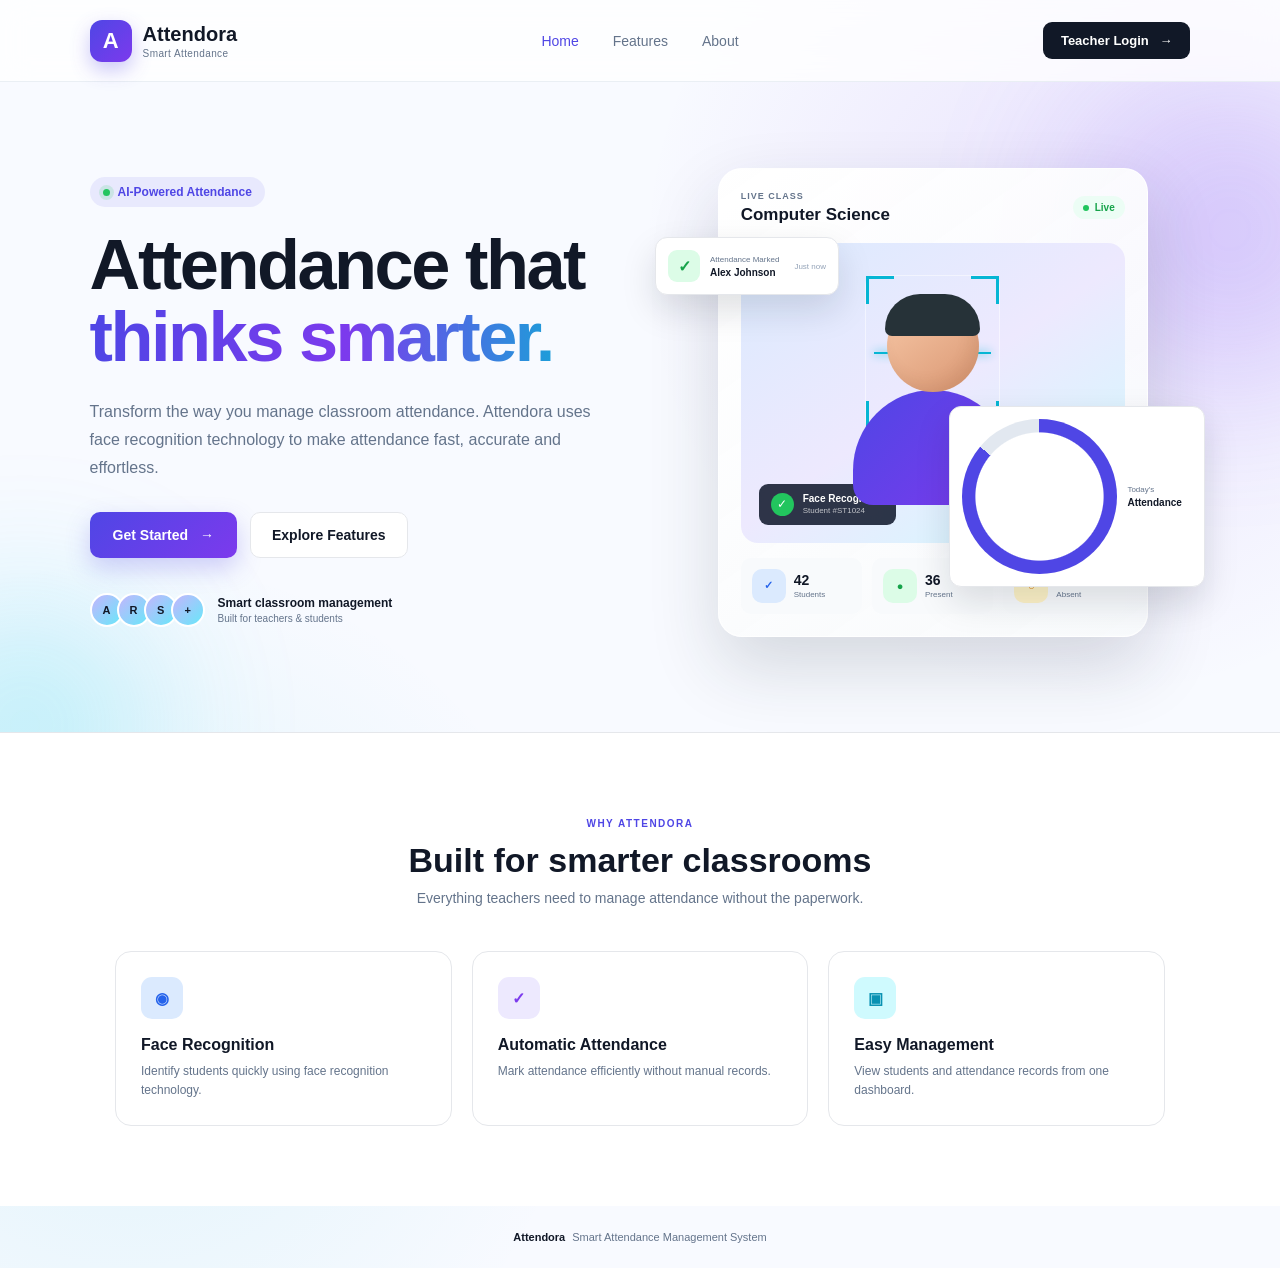
<file: frontend/index.html>
<!DOCTYPE html>
<html lang="en">
<head>
    <meta charset="UTF-8">
    <meta name="viewport" content="width=device-width, initial-scale=1.0">

    <title>Student Attendance System</title>

    <link rel="stylesheet" href="style.css">
</head>

<body data-page="home">

    <!-- Background decoration -->
    <div class="bg-shape shape-one"></div>
    <div class="bg-shape shape-two"></div>


    <!-- ================= NAVBAR ================= -->

    <header class="navbar">

        <div class="logo">
            <div class="logo-mark">A</div>

            <div>
                <h2>Attendora</h2>
                <span>Smart Attendance</span>
            </div>
        </div>


        <nav>
            <a href="#" class="active">Home</a>
            <a href="#features">Features</a>
            <a href="#about">About</a>
        </nav>


        <button class="teacher-btn" onclick="goToLogin()">
            Teacher Login
            <span>→</span>
        </button>

    </header>



    <!-- ================= HERO ================= -->

    <main class="hero">

        <!-- LEFT SIDE -->

        <section class="hero-content">

            <div class="hero-badge">
                <span class="pulse"></span>
                AI-Powered Attendance
            </div>


            <h1>
                Attendance that
                <span>thinks smarter.</span>
            </h1>


            <p class="hero-description">
                Transform the way you manage classroom attendance.
                Attendora uses face recognition technology to make
                attendance fast, accurate and effortless.
            </p>


            <div class="hero-buttons">

                <button class="primary-btn" onclick="goToLogin()">
                    Get Started
                    <span>→</span>
                </button>

                <button class="watch-btn" onclick="document.getElementById('features').scrollIntoView({behavior:'smooth'})">
                    Explore Features
                </button>

            </div>


            <!-- TRUST INFO -->

            <div class="trust-row">

                <div class="avatars">

                    <div class="avatar">A</div>
                    <div class="avatar">R</div>
                    <div class="avatar">S</div>
                    <div class="avatar">+</div>

                </div>

                <div class="trust-text">
                    <strong>Smart classroom management</strong>
                    <span>Built for teachers & students</span>
                </div>

            </div>

        </section>



        <!-- ================= RIGHT VISUAL ================= -->

        <section class="hero-visual">

            <!-- Main Glass Card -->

            <div class="visual-card">

                <div class="visual-header">

                    <div>
                        <span class="mini-label">LIVE CLASS</span>
                        <h3>Computer Science</h3>
                    </div>

                    <div class="live-status">
                        <span></span>
                        Live
                    </div>

                </div>


                <!-- Dummy Student Visual -->

                <div class="student-area">

                    <div class="student-circle">

                        <div class="student-head"></div>

                        <div class="student-body"></div>

                    </div>


                    <!-- Face recognition frame -->

                    <div class="scan-frame">

                        <span class="corner top-left"></span>
                        <span class="corner top-right"></span>
                        <span class="corner bottom-left"></span>
                        <span class="corner bottom-right"></span>

                        <div class="scan-line"></div>

                    </div>


                    <div class="recognition-label">
                        <span class="check">✓</span>

                        <div>
                            <strong>Face Recognized</strong>
                            <small>Student #ST1024</small>
                        </div>
                    </div>

                </div>


                <!-- Attendance bottom -->

                <div class="attendance-summary">

                    <div class="summary-item">
                        <span class="summary-icon blue">✓</span>

                        <div>
                            <strong>42</strong>
                            <small>Students</small>
                        </div>
                    </div>


                    <div class="summary-item">
                        <span class="summary-icon green">●</span>

                        <div>
                            <strong>36</strong>
                            <small>Present</small>
                        </div>
                    </div>


                    <div class="summary-item">
                        <span class="summary-icon orange">○</span>

                        <div>
                            <strong>06</strong>
                            <small>Absent</small>
                        </div>
                    </div>

                </div>

            </div>



            <!-- Floating Attendance Card -->

            <div class="floating-card attendance-card">

                <div class="floating-icon green-icon">
                    ✓
                </div>

                <div>
                    <span>Attendance Marked</span>
                    <strong>Alex Johnson</strong>
                </div>

                <small>Just now</small>

            </div>



            <!-- Floating Percentage Card -->

            <div class="floating-card percentage-card">

                <div class="percentage-circle">
                    86%
                </div>

                <div>
                    <span>Today's</span>
                    <strong>Attendance</strong>
                </div>

            </div>


        </section>

    </main>



    <!-- ================= FEATURES ================= -->

    <section class="features-section" id="features">

        <div class="section-heading">

            <span>WHY ATTENDORA</span>

            <h2>
                Built for smarter classrooms
            </h2>

            <p>
                Everything teachers need to manage attendance
                without the paperwork.
            </p>

        </div>


        <div class="feature-grid">

            <div class="feature-card">

                <div class="feature-icon blue-icon">
                    ◉
                </div>

                <h3>Face Recognition</h3>

                <p>
                    Identify students quickly using
                    face recognition technology.
                </p>

            </div>


            <div class="feature-card">

                <div class="feature-icon purple-icon">
                    ✓
                </div>

                <h3>Automatic Attendance</h3>

                <p>
                    Mark attendance efficiently
                    without manual records.
                </p>

            </div>


            <div class="feature-card">

                <div class="feature-icon cyan-icon">
                    ▣
                </div>

                <h3>Easy Management</h3>

                <p>
                    View students and attendance
                    records from one dashboard.
                </p>

            </div>

        </div>

    </section>



    <footer>

        <strong>Attendora</strong>

        <span>
            Smart Attendance Management System
        </span>

    </footer>


    <script src="script.js"></script>

</body>
</html>
</file>
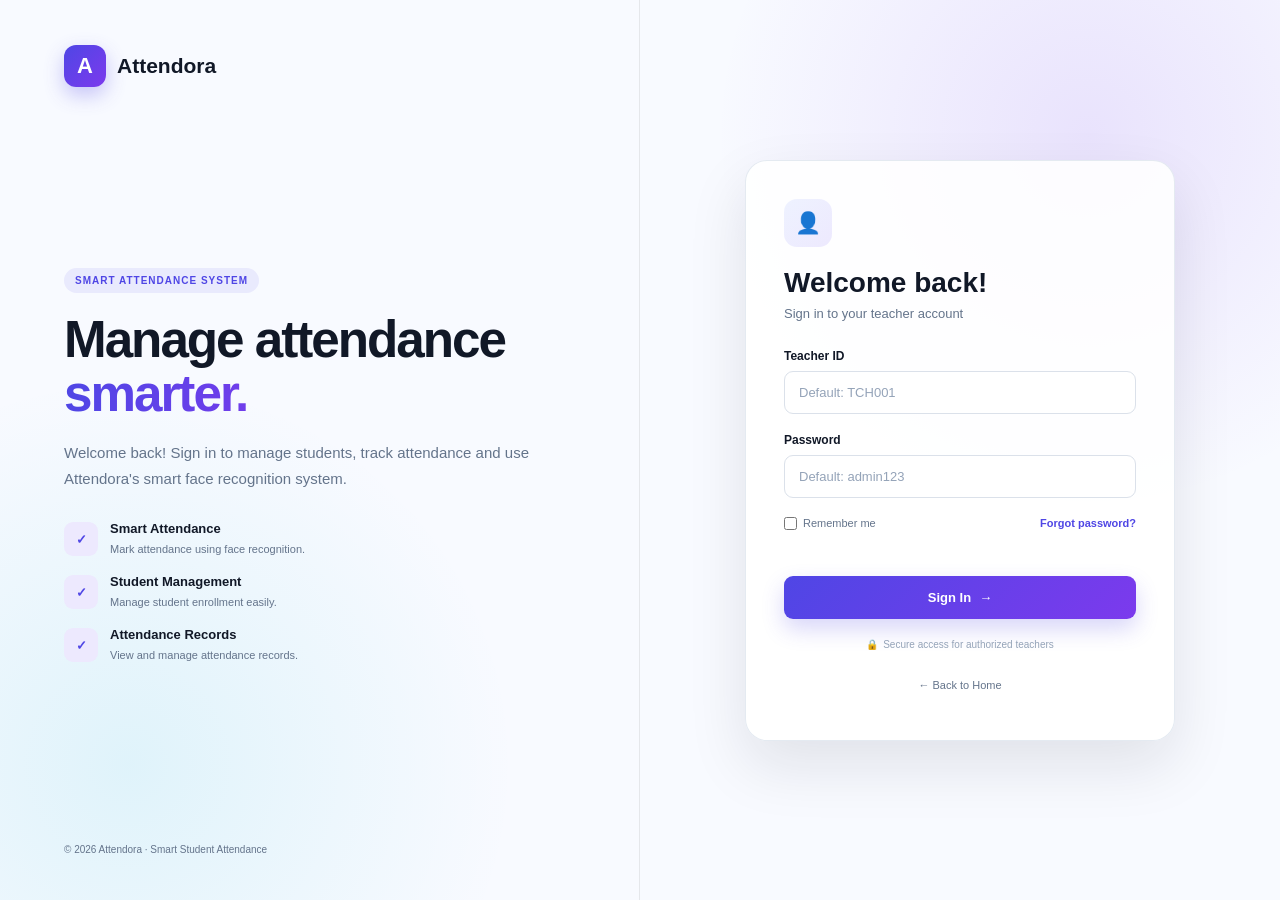
<file: frontend/attendance.html>
<!DOCTYPE html>
<html lang="en">
<head>
    <meta charset="UTF-8">
    <meta name="viewport" content="width=device-width, initial-scale=1.0">
    <title>Attendance | Attendora</title>
    <link rel="stylesheet" href="style.css">
</head>
<body data-page="attendance">

    <div class="sidebar-overlay" id="sidebarOverlay"></div>

    <aside class="sidebar" id="sidebar">
        <div class="sidebar-top">
            <div class="sidebar-brand">
                <div class="sidebar-logo">A</div>
                <div><strong>Attendora</strong><span>Smart Attendance</span></div>
            </div>
            <nav class="sidebar-nav">
                <p class="nav-title">MAIN MENU</p>
                <a href="dashboard.html" class="sidebar-link"><span class="nav-icon">⌂</span><span>Dashboard</span></a>
<a href="enrollment.html" class="sidebar-link"><span class="nav-icon">+</span><span>Enrollment</span></a>
<a href="attendance.html" class="sidebar-link active"><span class="nav-icon">✓</span><span>Attendance</span></a>
<a href="record.html" class="sidebar-link"><span class="nav-icon">≡</span><span>Records</span></a>

                <p class="nav-title settings-title">SYSTEM</p>
                <a href="setting.html" class="sidebar-link"><span class="nav-icon">⚙</span><span>Settings</span></a>
            </nav>
        </div>
        <div class="sidebar-bottom">
            <div class="teacher-mini-profile">
                <div class="teacher-avatar js-teacher-initial">T</div>
                <div><strong class="js-teacher-name">Teacher</strong><span>Administrator</span></div>
            </div>
            <button class="sidebar-logout" onclick="logout()"><span>↪</span> Logout</button>
        </div>
    </aside>

    <div class="app-main">
        <header class="app-topbar">
            <button class="menu-button" id="menuButton" aria-label="Open navigation menu">☰</button>
            <div class="mobile-brand"><div class="mobile-brand-logo">A</div><strong>Attendora</strong></div>
            <div class="topbar-right">
                <div class="notification"><span>🔔</span><i></i></div>
                <div class="topbar-profile">
                    <div class="topbar-avatar js-teacher-initial">T</div>
                    <div class="topbar-user"><strong class="js-teacher-name">Teacher</strong><span>Administrator</span></div>
                </div>
            </div>
        </header>

        <section class="attendance-page">
            <div class="page-header">
                <div>
                    <span class="page-tag">SMART ATTENDANCE</span>
                    <h1>Take Attendance</h1>
                    <p>Use face recognition to mark student attendance automatically.</p>
                </div>
                <div class="attendance-date-card"><span>Today</span><strong id="attendanceDate">Loading...</strong></div>
            </div>

            <div class="attendance-main-grid">
                <div class="attendance-camera-card">
                    <div class="attendance-card-heading">
                        <div><h3>Face Recognition</h3><p>Position students in front of the camera.</p></div>
                        <div class="camera-status" id="cameraStatus"><span></span> Camera Off</div>
                    </div>

                    <div class="attendance-camera">
                        <video id="attendanceCamera" autoplay playsinline muted></video>
                        <div class="attendance-camera-placeholder" id="attendancePlaceholder">
                            <div class="large-camera-icon">📷</div>
                            <strong>Camera Ready</strong>
                            <span>Start the camera to begin recognition</span>
                        </div>
                        <div class="face-frame" id="faceFrame">
                            <div class="corner top-left"></div><div class="corner top-right"></div>
                            <div class="corner bottom-left"></div><div class="corner bottom-right"></div>
                            <span>Position face here</span>
                        </div>
                    </div>

                    <div class="attendance-camera-controls">
                        <button type="button" class="start-attendance-button" id="startAttendanceCamera">📷 Start Camera</button>
                        <button type="button" class="stop-attendance-button" id="stopAttendanceCamera" disabled>■ Stop Camera</button>
                    </div>

                    <div class="recognition-status" id="recognitionStatus">
                        <div class="recognition-dot"></div>
                        <div><strong>Recognition inactive</strong><span>Start the camera to begin face recognition.</span></div>
                    </div>
                </div>

                <div class="attendance-summary-card">
                    <div class="attendance-card-heading">
                        <div><h3>Today's Summary</h3><p>Current attendance overview.</p></div>
                    </div>
                    <div class="attendance-percentage">
                        <div class="percentage-circle" id="summaryRing"><div><strong id="summaryPercent">0%</strong><span>Attendance</span></div></div>
                    </div>
                    <div class="attendance-summary-stats">
                        <div class="summary-stat"><div class="summary-icon present">✓</div><div><strong id="summaryPresent">0</strong><span>Present</span></div></div>
                        <div class="summary-stat"><div class="summary-icon absent">×</div><div><strong id="summaryAbsent">0</strong><span>Not present yet</span></div></div>
                        <div class="summary-stat"><div class="summary-icon total">👥</div><div><strong id="summaryTotal">0</strong><span>Total Students</span></div></div>
                    </div>
                </div>
            </div>

            <div class="recognized-card">
                <div class="recognized-header">
                    <div><h3>Recognized Students</h3><p>Students recognized during this session.</p></div>
                    <span class="live-badge">● LIVE</span>
                </div>
                <div class="recognized-empty" id="recognizedEmpty">
                    <div>👤</div>
                    <strong>No students recognized yet</strong>
                    <span>Start the camera and position a student in view.</span>
                </div>
                <div class="recognized-list" id="recognizedList"></div>
            </div>

            <div class="attendance-session">
                <div class="session-info">
                    <div class="session-icon">✓</div>
                    <div>
                        <strong>Attendance session</strong>
                        <span>Recognized students are marked Present. Finishing the session marks everyone else Absent.</span>
                    </div>
                </div>
                <div class="session-buttons">
                    <button type="button" class="manual-button" id="manualAttendance">Mark Manually</button>
                    <button type="button" class="finish-session-button" id="finishSession">Finish Session →</button>
                </div>
            </div>

            <div class="session-message" id="sessionMessage">Attendance session completed successfully.</div>
        </section>
    </div>

    <div class="toast" id="toast"></div>
    <script src="script.js"></script>
</body>
</html>
</file>
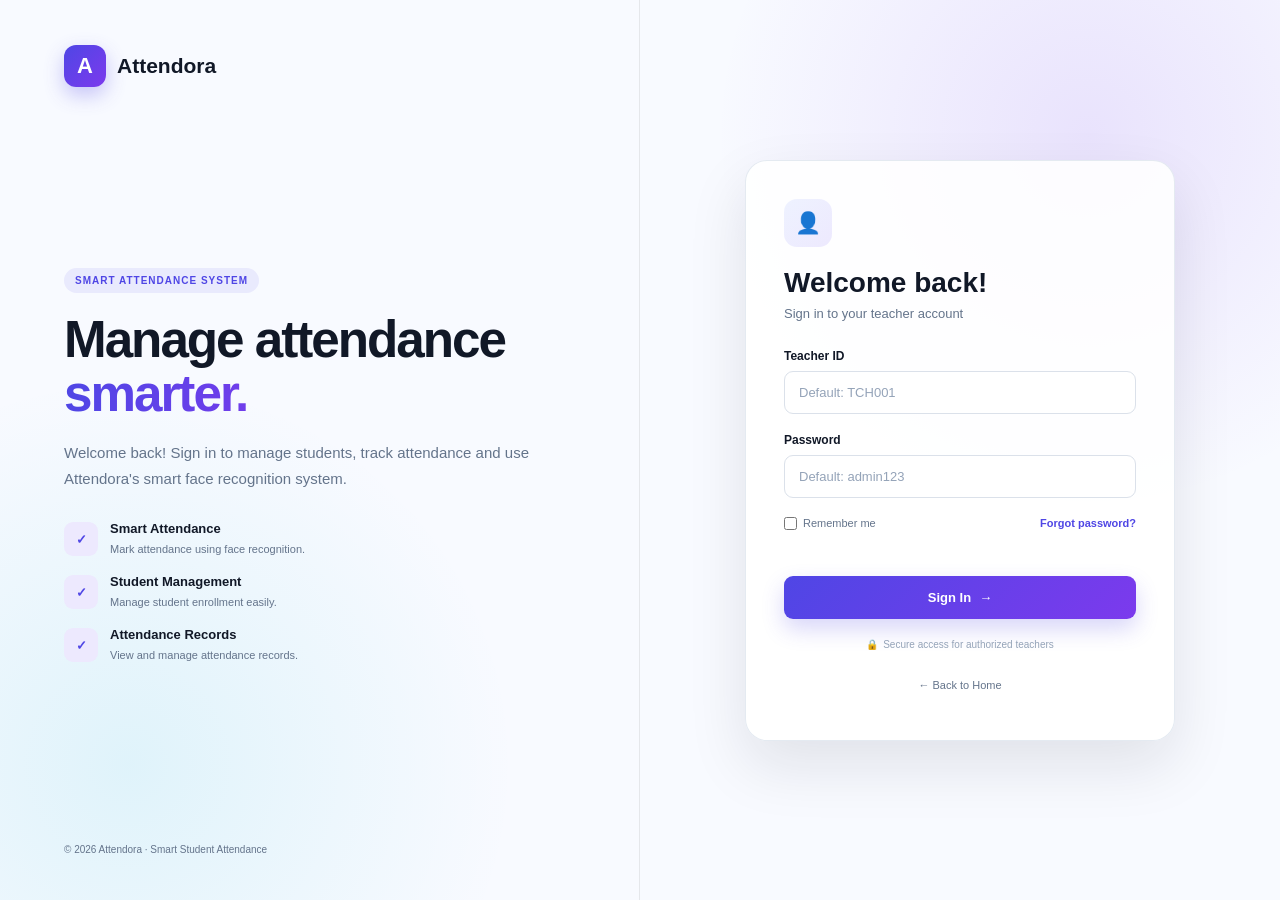
<file: frontend/dashboard.html>
<!DOCTYPE html>
<html lang="en">
<head>
    <meta charset="UTF-8">
    <meta name="viewport" content="width=device-width, initial-scale=1.0">
    <title>Dashboard | Attendora</title>
    <link rel="stylesheet" href="style.css">
</head>
<body data-page="dashboard">

    <div class="sidebar-overlay" id="sidebarOverlay"></div>

    <aside class="sidebar" id="sidebar">
        <div class="sidebar-top">
            <div class="sidebar-brand">
                <div class="sidebar-logo">A</div>
                <div><strong>Attendora</strong><span>Smart Attendance</span></div>
            </div>
            <nav class="sidebar-nav">
                <p class="nav-title">MAIN MENU</p>
                <a href="dashboard.html" class="sidebar-link active"><span class="nav-icon">⌂</span><span>Dashboard</span></a>
<a href="enrollment.html" class="sidebar-link"><span class="nav-icon">+</span><span>Enrollment</span></a>
<a href="attendance.html" class="sidebar-link"><span class="nav-icon">✓</span><span>Attendance</span></a>
<a href="record.html" class="sidebar-link"><span class="nav-icon">≡</span><span>Records</span></a>

                <p class="nav-title settings-title">SYSTEM</p>
                <a href="setting.html" class="sidebar-link"><span class="nav-icon">⚙</span><span>Settings</span></a>
            </nav>
        </div>
        <div class="sidebar-bottom">
            <div class="teacher-mini-profile">
                <div class="teacher-avatar js-teacher-initial">T</div>
                <div><strong class="js-teacher-name">Teacher</strong><span>Administrator</span></div>
            </div>
            <button class="sidebar-logout" onclick="logout()"><span>↪</span> Logout</button>
        </div>
    </aside>

    <div class="app-main">
        <header class="app-topbar">
            <button class="menu-button" id="menuButton" aria-label="Open navigation menu">☰</button>
            <div class="mobile-brand"><div class="mobile-brand-logo">A</div><strong>Attendora</strong></div>
            <div class="topbar-right">
                <div class="notification"><span>🔔</span><i></i></div>
                <div class="topbar-profile">
                    <div class="topbar-avatar js-teacher-initial">T</div>
                    <div class="topbar-user"><strong class="js-teacher-name">Teacher</strong><span>Administrator</span></div>
                </div>
            </div>
        </header>

        <main class="dashboard">
            <section class="dashboard-header">
                <div>
                    <span class="page-label">TEACHER DASHBOARD</span>
                    <h1 id="greeting">Good morning!</h1>
                    <p>Here's what's happening with your students today.</p>
                </div>
                <div class="today-card"><span>Today</span><strong id="currentDate">Loading...</strong></div>
            </section>

            <section class="stats-grid">
                <div class="stat-card">
                    <div class="stat-top"><span>Total Students</span><div class="stat-icon purple">👥</div></div>
                    <h2 id="statTotal">0</h2><p>Registered students</p>
                </div>
                <div class="stat-card">
                    <div class="stat-top"><span>Present Today</span><div class="stat-icon green">✓</div></div>
                    <h2 id="statPresent">0</h2><p class="positive" id="statPresentPct">0% of students</p>
                </div>
                <div class="stat-card">
                    <div class="stat-top"><span>Absent Today</span><div class="stat-icon orange">!</div></div>
                    <h2 id="statAbsent">0</h2><p>Not yet present</p>
                </div>
                <div class="stat-card">
                    <div class="stat-top"><span>Attendance Rate</span><div class="stat-icon cyan">%</div></div>
                    <h2 id="statRate">0%</h2><p class="positive">Today's attendance</p>
                </div>
            </section>

            <section class="dashboard-grid">
                <div class="dashboard-card">
                    <div class="card-heading">
                        <div><h3>Today's Attendance</h3><p>Attendance overview for today</p></div>
                        <span class="status-badge">Live</span>
                    </div>
                    <div class="attendance-overview">
                        <div class="attendance-circle" id="ring"><div><strong id="ringPercent">0%</strong><span>Present</span></div></div>
                        <div class="attendance-details">
                            <div class="attendance-row"><span><i class="dot present"></i> Present</span><strong id="ringPresent">0</strong></div>
                            <div class="attendance-row"><span><i class="dot absent"></i> Absent</span><strong id="ringAbsent">0</strong></div>
                            <div class="attendance-row"><span><i class="dot total"></i> Total</span><strong id="ringTotal">0</strong></div>
                        </div>
                    </div>
                </div>

                <div class="dashboard-card">
                    <div class="card-heading"><div><h3>Quick Actions</h3><p>Frequently used actions</p></div></div>
                    <div class="quick-actions">
                        <a href="enrollment.html" class="quick-action"><div class="action-icon purple">+</div><div><strong>Enroll Student</strong><span>Add a new student</span></div><b>→</b></a>
                        <a href="attendance.html" class="quick-action"><div class="action-icon green">✓</div><div><strong>Mark Attendance</strong><span>Use face recognition</span></div><b>→</b></a>
                        <a href="record.html" class="quick-action"><div class="action-icon cyan">≡</div><div><strong>View Records</strong><span>Check attendance history</span></div><b>→</b></a>
                    </div>
                </div>
            </section>

            <section class="dashboard-card recent-card">
                <div class="card-heading">
                    <div><h3>Recent Attendance</h3><p>Latest attendance activity</p></div>
                    <a href="record.html" class="view-all">View all →</a>
                </div>
                <div class="table-wrapper">
                    <table>
                        <thead><tr><th>Student</th><th>Student ID</th><th>Status</th><th>Time</th></tr></thead>
                        <tbody id="recentBody"><tr><td colspan="4">Loading...</td></tr></tbody>
                    </table>
                </div>
            </section>
        </main>
    </div>

    <div class="toast" id="toast"></div>
    <script src="script.js"></script>
</body>
</html>
</file>
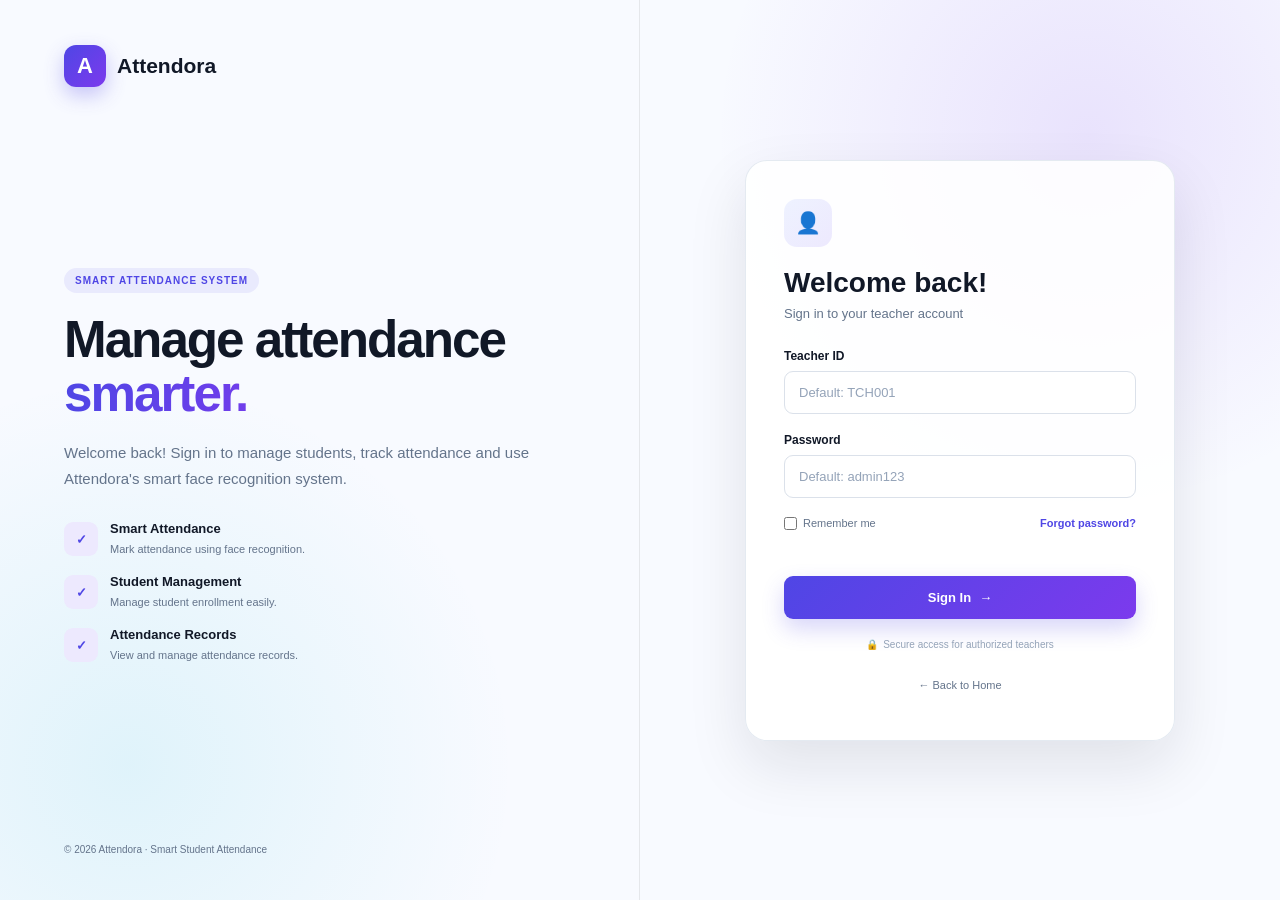
<file: frontend/enrollment.html>
<!DOCTYPE html>
<html lang="en">
<head>
    <meta charset="UTF-8">
    <meta name="viewport" content="width=device-width, initial-scale=1.0">
    <title>Enrollment | Attendora</title>
    <link rel="stylesheet" href="style.css">
</head>
<body data-page="enrollment">

    <div class="sidebar-overlay" id="sidebarOverlay"></div>

    <aside class="sidebar" id="sidebar">
        <div class="sidebar-top">
            <div class="sidebar-brand">
                <div class="sidebar-logo">A</div>
                <div><strong>Attendora</strong><span>Smart Attendance</span></div>
            </div>
            <nav class="sidebar-nav">
                <p class="nav-title">MAIN MENU</p>
                <a href="dashboard.html" class="sidebar-link"><span class="nav-icon">⌂</span><span>Dashboard</span></a>
<a href="enrollment.html" class="sidebar-link active"><span class="nav-icon">+</span><span>Enrollment</span></a>
<a href="attendance.html" class="sidebar-link"><span class="nav-icon">✓</span><span>Attendance</span></a>
<a href="record.html" class="sidebar-link"><span class="nav-icon">≡</span><span>Records</span></a>

                <p class="nav-title settings-title">SYSTEM</p>
                <a href="setting.html" class="sidebar-link"><span class="nav-icon">⚙</span><span>Settings</span></a>
            </nav>
        </div>
        <div class="sidebar-bottom">
            <div class="teacher-mini-profile">
                <div class="teacher-avatar js-teacher-initial">T</div>
                <div><strong class="js-teacher-name">Teacher</strong><span>Administrator</span></div>
            </div>
            <button class="sidebar-logout" onclick="logout()"><span>↪</span> Logout</button>
        </div>
    </aside>

    <div class="app-main">
        <header class="app-topbar">
            <button class="menu-button" id="menuButton" aria-label="Open navigation menu">☰</button>
            <div class="mobile-brand"><div class="mobile-brand-logo">A</div><strong>Attendora</strong></div>
            <div class="topbar-right">
                <div class="notification"><span>🔔</span><i></i></div>
                <div class="topbar-profile">
                    <div class="topbar-avatar js-teacher-initial">T</div>
                    <div class="topbar-user"><strong class="js-teacher-name">Teacher</strong><span>Administrator</span></div>
                </div>
            </div>
        </header>

        <section class="enrollment-page">
            <div class="page-header">
                <div>
                    <span class="page-tag">STUDENT MANAGEMENT</span>
                    <h1>Enroll a Student</h1>
                    <p>Add a new student and register their face for smart attendance.</p>
                </div>
                <div class="page-header-icon">👤</div>
            </div>

            <div class="enrollment-layout">
                <div class="enrollment-card">
                    <div class="card-heading">
                        <div><h3>Student Information</h3><p>Enter the student's basic details.</p></div>
                        <div class="section-number">01</div>
                    </div>
                    <form id="enrollmentForm">
                        <div class="form-row">
                            <div class="form-field">
                                <label for="studentId">Student ID</label>
                                <input type="text" id="studentId" placeholder="e.g. STU001" required>
                            </div>
                            <div class="form-field">
                                <label for="studentName">Student Name</label>
                                <input type="text" id="studentName" placeholder="Enter student's full name" required>
                            </div>
                        </div>
                        <div class="form-row">
                            <div class="form-field">
                                <label for="course">Course / Class</label>
                                <input type="text" id="course" placeholder="e.g. MCA 2nd Year" required>
                            </div>
                        </div>
                        <div class="student-note">
                            <span>ⓘ</span>
                            <p>Make sure the Student ID is unique. It identifies the student in attendance records.
                               The photo must contain exactly one clear face.</p>
                        </div>
                        <div class="form-actions">
                            <button type="submit" class="primary-button" id="enrollStudentButton">Enroll Student</button>
                        </div>
                    </form>
                    <div class="enrollment-success" id="enrollmentSuccess">
                        <div class="success-icon">✓</div>
                        <div><strong>Student enrolled</strong><span id="enrollmentSuccessText">Face registered successfully.</span></div>
                    </div>
                </div>

                <div class="enrollment-card face-card">
                    <div class="card-heading">
                        <div><h3>Face Registration</h3><p>Capture a live photo or upload a clear student image.</p></div>
                        <div class="section-number">02</div>
                    </div>

                    <div class="camera-area">
                        <video id="cameraPreview" autoplay playsinline muted></video>
                        <div class="camera-placeholder" id="cameraPlaceholder">
                            <div class="camera-icon">📷</div>
                            <strong>Camera is off</strong>
                            <span>Start the camera to capture a photo</span>
                        </div>
                    </div>

                    <div class="captured-photo" id="capturedPhoto">
                        <img id="capturedImage" alt="Captured student face">
                        <div><strong>Photo ready</strong><span>Face image is ready for registration.</span></div>
                    </div>

                    <div class="camera-controls">
                        <button type="button" class="camera-button" id="startCameraButton">📷 Start Camera</button>
                        <button type="button" class="capture-button" id="captureButton" disabled>● Capture Photo</button>
                        <button type="button" class="retake-button" id="retakeButton" disabled>↻ Retake</button>
                    </div>

                    <div class="upload-divider"><span>OR</span></div>

                    <input type="file" id="studentPhoto" accept="image/*" hidden>
                    <button type="button" class="upload-button" id="uploadButton">🖼 Upload Photo</button>

                    <div class="face-tips">
                        <div><span>✓</span> Good lighting</div>
                        <div><span>✓</span> Face clearly visible</div>
                        <div><span>✓</span> One person only</div>
                    </div>
                </div>
            </div>

            <div class="records-card enrolled-card">
                <div class="records-card-header">
                    <div><h3>Enrolled Students</h3><p id="enrolledCount">Loading...</p></div>
                </div>
                <div class="records-table-wrapper">
                    <table class="records-table">
                        <thead><tr><th>Student</th><th>Student ID</th><th>Course</th><th>Face</th><th></th></tr></thead>
                        <tbody id="enrolledBody"><tr><td colspan="5">Loading...</td></tr></tbody>
                    </table>
                </div>
            </div>
        </section>
    </div>

    <div class="toast" id="toast"></div>
    <script src="script.js"></script>
</body>
</html>
</file>
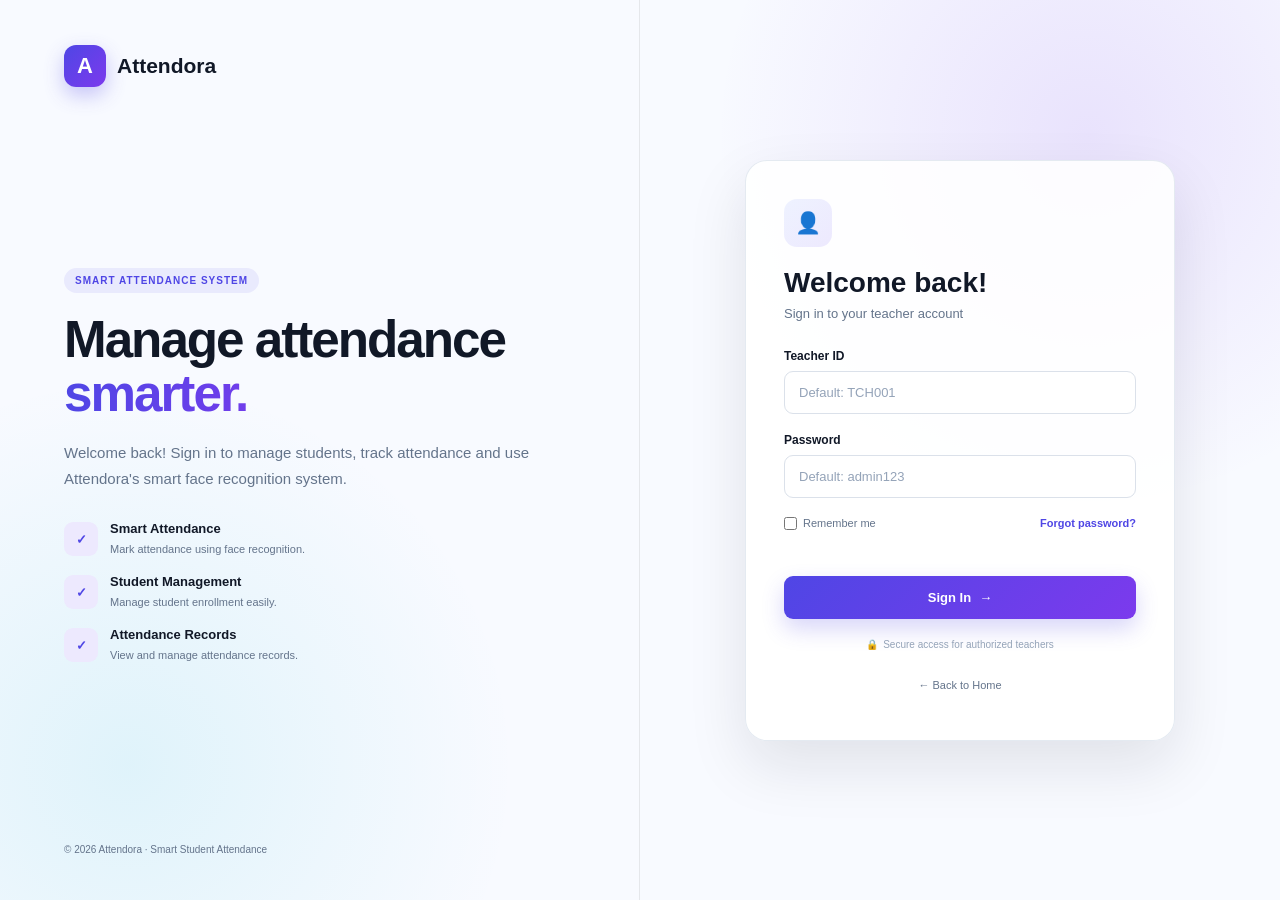
<file: frontend/login.html>
<!DOCTYPE html>
<html lang="en">
<head>
    <meta charset="UTF-8">
    <meta name="viewport" content="width=device-width, initial-scale=1.0">

    <title>Teacher Login | Attendora</title>

    <link rel="stylesheet" href="style.css">
</head>

<body data-page="login">

    <div class="login-page">

        <!-- Left Side -->
        <div class="login-left">

            <div class="login-brand">
                <div class="brand-icon">A</div>
                <span>Attendora</span>
            </div>

            <div class="login-content">

                <span class="login-tag">SMART ATTENDANCE SYSTEM</span>

                <h1>
                    Manage attendance
                    <span>smarter.</span>
                </h1>

                <p>
                    Welcome back! Sign in to manage students,
                    track attendance and use Attendora's smart
                    face recognition system.
                </p>

                <div class="login-points">

                    <div class="login-point">
                        <div class="point-icon">✓</div>
                        <div>
                            <strong>Smart Attendance</strong>
                            <small>Mark attendance using face recognition.</small>
                        </div>
                    </div>

                    <div class="login-point">
                        <div class="point-icon">✓</div>
                        <div>
                            <strong>Student Management</strong>
                            <small>Manage student enrollment easily.</small>
                        </div>
                    </div>

                    <div class="login-point">
                        <div class="point-icon">✓</div>
                        <div>
                            <strong>Attendance Records</strong>
                            <small>View and manage attendance records.</small>
                        </div>
                    </div>

                </div>

            </div>

            <div class="login-footer">
                © 2026 Attendora · Smart Student Attendance
            </div>

        </div>


        <!-- Right Side -->
        <div class="login-right">

            <div class="login-box">

                <div class="login-icon">
                    👤
                </div>

                <h2>Welcome back!</h2>

                <p class="login-subtitle">
                    Sign in to your teacher account
                </p>


                <form id="loginForm">

                    <!-- Teacher ID -->
                    <div class="form-group">

                        <label for="teacherId">
                            Teacher ID
                        </label>

                        <input
                            type="text"
                            id="teacherId"
                            placeholder="Default: TCH001"
                            required
                        >

                    </div>


                    <!-- Password -->
                    <div class="form-group">

                        <label for="password">
                            Password
                        </label>

                        <input
                            type="password"
                            id="password"
                            placeholder="Default: admin123"
                            required
                        >

                    </div>


                    <!-- Options -->
                    <div class="login-options">

                        <label class="remember">
                            <input type="checkbox" id="rememberMe">
                            <span>Remember me</span>
                        </label>

                        <a href="#" onclick="return false;">
                            Forgot password?
                        </a>

                    </div>


                    <p class="login-error" id="loginError"></p>

                    <!-- Login Button -->
                    <button type="submit" class="login-button">
                        Sign In
                        <span>→</span>
                    </button>

                </form>


                <div class="login-security">
                    <span>🔒</span>
                    Secure access for authorized teachers
                </div>


                <button class="back-home"
                        onclick="window.location.href='index.html'">
                    ← Back to Home
                </button>

            </div>

        </div>

    </div>


    <script src="script.js"></script>

</body>
</html>
</file>
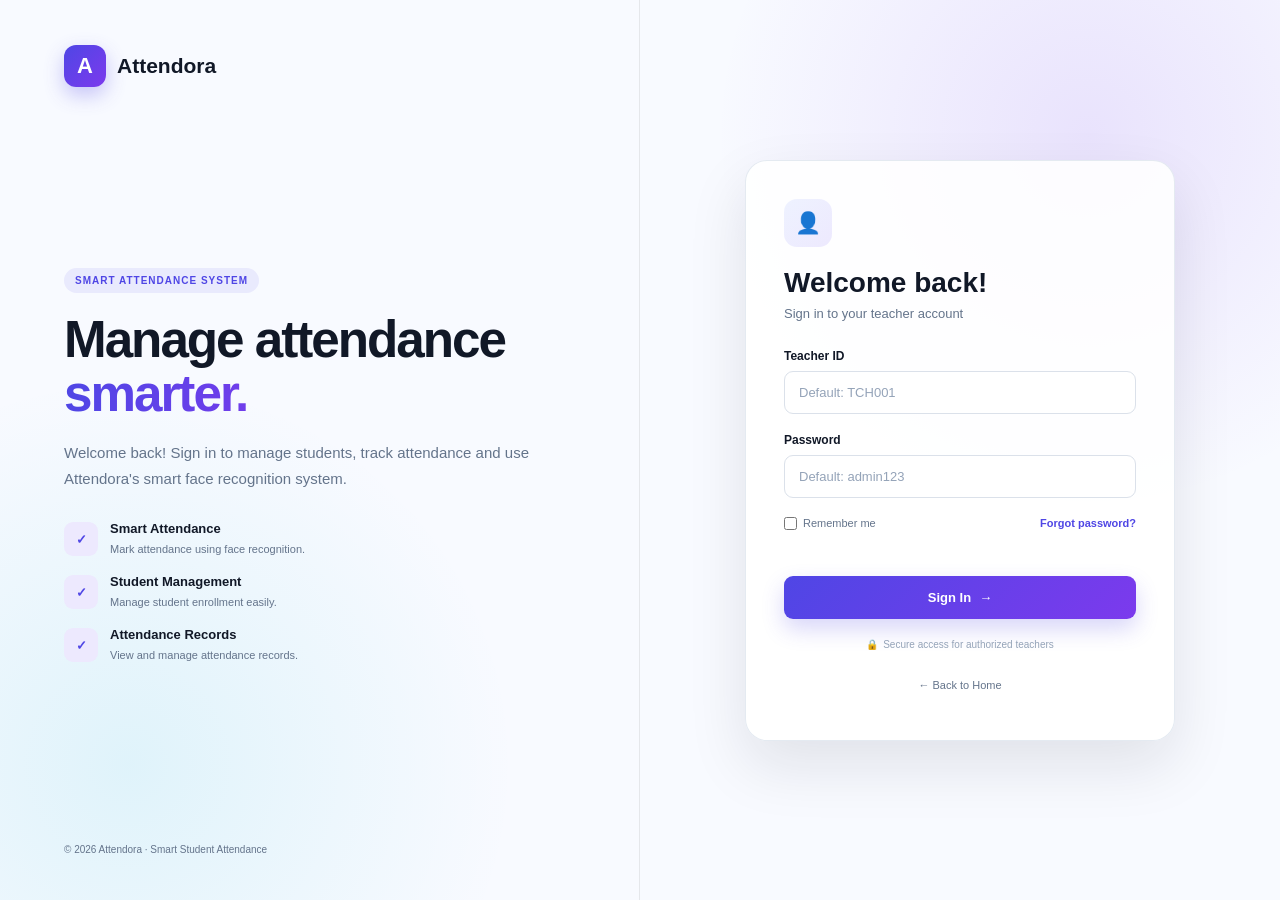
<file: frontend/record.html>
<!DOCTYPE html>
<html lang="en">
<head>
    <meta charset="UTF-8">
    <meta name="viewport" content="width=device-width, initial-scale=1.0">
    <title>Attendance Records | Attendora</title>
    <link rel="stylesheet" href="style.css">
</head>
<body data-page="records">

    <div class="sidebar-overlay" id="sidebarOverlay"></div>

    <aside class="sidebar" id="sidebar">
        <div class="sidebar-top">
            <div class="sidebar-brand">
                <div class="sidebar-logo">A</div>
                <div><strong>Attendora</strong><span>Smart Attendance</span></div>
            </div>
            <nav class="sidebar-nav">
                <p class="nav-title">MAIN MENU</p>
                <a href="dashboard.html" class="sidebar-link"><span class="nav-icon">⌂</span><span>Dashboard</span></a>
<a href="enrollment.html" class="sidebar-link"><span class="nav-icon">+</span><span>Enrollment</span></a>
<a href="attendance.html" class="sidebar-link"><span class="nav-icon">✓</span><span>Attendance</span></a>
<a href="record.html" class="sidebar-link active"><span class="nav-icon">≡</span><span>Records</span></a>

                <p class="nav-title settings-title">SYSTEM</p>
                <a href="setting.html" class="sidebar-link"><span class="nav-icon">⚙</span><span>Settings</span></a>
            </nav>
        </div>
        <div class="sidebar-bottom">
            <div class="teacher-mini-profile">
                <div class="teacher-avatar js-teacher-initial">T</div>
                <div><strong class="js-teacher-name">Teacher</strong><span>Administrator</span></div>
            </div>
            <button class="sidebar-logout" onclick="logout()"><span>↪</span> Logout</button>
        </div>
    </aside>

    <div class="app-main">
        <header class="app-topbar">
            <button class="menu-button" id="menuButton" aria-label="Open navigation menu">☰</button>
            <div class="mobile-brand"><div class="mobile-brand-logo">A</div><strong>Attendora</strong></div>
            <div class="topbar-right">
                <div class="notification"><span>🔔</span><i></i></div>
                <div class="topbar-profile">
                    <div class="topbar-avatar js-teacher-initial">T</div>
                    <div class="topbar-user"><strong class="js-teacher-name">Teacher</strong><span>Administrator</span></div>
                </div>
            </div>
        </header>

        <section class="records-page">
            <div class="page-header records-header">
                <div>
                    <span class="page-tag">ATTENDANCE HISTORY</span>
                    <h1>Attendance Records</h1>
                    <p>View, search and export student attendance records.</p>
                </div>
                <button class="export-records-button" id="exportRecordsButton">↓ Export CSV</button>
            </div>

            <div class="records-summary-grid">
                <div class="record-stat-card"><div class="record-stat-icon">👥</div><div><span>Total Students</span><strong id="totalStudentsCount">0</strong></div></div>
                <div class="record-stat-card"><div class="record-stat-icon present">✓</div><div><span>Present Today</span><strong id="presentTodayCount">0</strong></div></div>
                <div class="record-stat-card"><div class="record-stat-icon absent">!</div><div><span>Absent Today</span><strong id="absentTodayCount">0</strong></div></div>
                <div class="record-stat-card"><div class="record-stat-icon percentage">%</div><div><span>Attendance Rate</span><strong id="attendanceRateCount">0%</strong></div></div>
            </div>

            <div class="records-card">
                <div class="records-card-header">
                    <div><h3>Attendance History</h3><p>Daily attendance records of registered students.</p></div>
                    <div class="records-filters">
                        <input type="text" id="recordSearch" placeholder="Search student...">
                        <select id="recordStatusFilter">
                            <option value="all">All Status</option>
                            <option value="present">Present</option>
                            <option value="absent">Absent</option>
                        </select>
                        <input type="date" id="recordDateFilter">
                    </div>
                </div>
                <div class="records-table-wrapper">
                    <table class="records-table">
                        <thead><tr><th>Student</th><th>Student ID</th><th>Date</th><th>Time</th><th>Status</th><th>Method</th></tr></thead>
                        <tbody id="recordsTableBody"><tr><td colspan="6">Loading...</td></tr></tbody>
                    </table>
                </div>
                <div class="records-footer">
                    <span id="recordsCount">Showing 0 records</span>
                    <div class="pagination" id="pagination"></div>
                </div>
            </div>
        </section>
    </div>

    <div class="toast" id="toast"></div>
    <script src="script.js"></script>
</body>
</html>
</file>
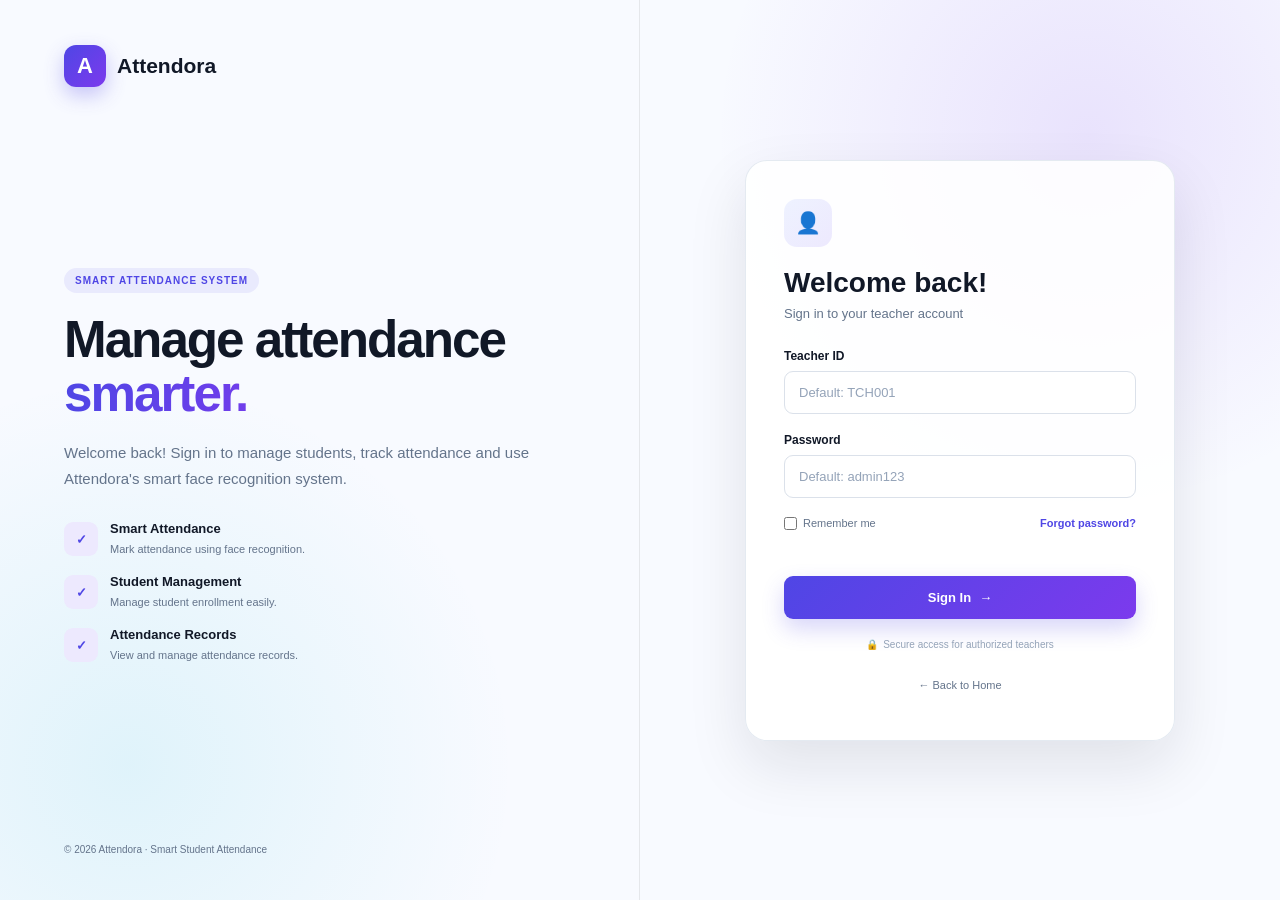
<file: frontend/setting.html>
<!DOCTYPE html>
<html lang="en">
<head>
    <meta charset="UTF-8">
    <meta name="viewport" content="width=device-width, initial-scale=1.0">
    <title>Settings | Attendora</title>
    <link rel="stylesheet" href="style.css">
</head>
<body data-page="settings">

    <div class="sidebar-overlay" id="sidebarOverlay"></div>

    <aside class="sidebar" id="sidebar">
        <div class="sidebar-top">
            <div class="sidebar-brand">
                <div class="sidebar-logo">A</div>
                <div><strong>Attendora</strong><span>Smart Attendance</span></div>
            </div>
            <nav class="sidebar-nav">
                <p class="nav-title">MAIN MENU</p>
                <a href="dashboard.html" class="sidebar-link"><span class="nav-icon">⌂</span><span>Dashboard</span></a>
<a href="enrollment.html" class="sidebar-link"><span class="nav-icon">+</span><span>Enrollment</span></a>
<a href="attendance.html" class="sidebar-link"><span class="nav-icon">✓</span><span>Attendance</span></a>
<a href="record.html" class="sidebar-link"><span class="nav-icon">≡</span><span>Records</span></a>

                <p class="nav-title settings-title">SYSTEM</p>
                <a href="setting.html" class="sidebar-link active"><span class="nav-icon">⚙</span><span>Settings</span></a>
            </nav>
        </div>
        <div class="sidebar-bottom">
            <div class="teacher-mini-profile">
                <div class="teacher-avatar js-teacher-initial">T</div>
                <div><strong class="js-teacher-name">Teacher</strong><span>Administrator</span></div>
            </div>
            <button class="sidebar-logout" onclick="logout()"><span>↪</span> Logout</button>
        </div>
    </aside>

    <div class="app-main">
        <header class="app-topbar">
            <button class="menu-button" id="menuButton" aria-label="Open navigation menu">☰</button>
            <div class="mobile-brand"><div class="mobile-brand-logo">A</div><strong>Attendora</strong></div>
            <div class="topbar-right">
                <div class="notification"><span>🔔</span><i></i></div>
                <div class="topbar-profile">
                    <div class="topbar-avatar js-teacher-initial">T</div>
                    <div class="topbar-user"><strong class="js-teacher-name">Teacher</strong><span>Administrator</span></div>
                </div>
            </div>
        </header>

        <section class="settings-page">
            <div class="page-header settings-header">
                <div>
                    <span class="page-tag">SYSTEM SETTINGS</span>
                    <h1>Settings</h1>
                    <p>Manage display preferences for this browser.</p>
                </div>
            </div>

            <div class="settings-layout">
                <div class="settings-card">
                    <div class="settings-card-header">
                        <div class="settings-card-icon">👤</div>
                        <div><h3>Teacher Profile</h3><p>Shown in the sidebar and top bar.</p></div>
                    </div>
                    <div class="settings-form">
                        <div class="settings-avatar-section">
                            <div class="large-teacher-avatar js-teacher-initial">T</div>
                            <div><strong class="js-teacher-name">Teacher</strong><span>Administrator</span></div>
                        </div>
                        <div class="settings-field"><label for="teacherName">Full Name</label><input type="text" id="teacherName"></div>
                        <div class="settings-field"><label for="teacherIdSettings">Teacher ID</label><input type="text" id="teacherIdSettings" readonly></div>
                        <div class="settings-field"><label for="teacherEmail">Email Address</label><input type="email" id="teacherEmail" placeholder="teacher@example.com"></div>
                    </div>
                    <div class="settings-card-footer">
                        <button class="save-settings-button" id="saveProfileButton">Save Changes</button>
                    </div>
                </div>

                <div class="settings-card">
                    <div class="settings-card-header">
                        <div class="settings-card-icon purple">⚙</div>
                        <div><h3>Attendance Settings</h3><p>Configure attendance behavior.</p></div>
                    </div>
                    <div class="settings-options">
                        <div class="settings-option">
                            <div><strong>Automatic Attendance</strong><span>Mark recognized students Present automatically. If off, you confirm each student.</span></div>
                            <label class="toggle"><input type="checkbox" id="automaticAttendance" checked><span class="toggle-slider"></span></label>
                        </div>
                        <div class="settings-option">
                            <div><strong>Recognition Notifications</strong><span>Show a pop-up when a student is recognized.</span></div>
                            <label class="toggle"><input type="checkbox" id="recognitionNotifications" checked><span class="toggle-slider"></span></label>
                        </div>
                    </div>
                </div>

                <div class="settings-card">
                    <div class="settings-card-header">
                        <div class="settings-card-icon cyan">◉</div>
                        <div><h3>Camera</h3><p>Configure camera preferences.</p></div>
                    </div>
                    <div class="settings-options">
                        <div class="settings-option">
                            <div><strong>Camera Quality</strong><span>Higher quality can be slower on weak computers.</span></div>
                            <select class="settings-select" id="cameraQuality">
                                <option value="high">High</option>
                                <option value="medium">Medium</option>
                                <option value="low">Low</option>
                            </select>
                        </div>
                    </div>
                </div>

                <div class="settings-card system-info-card">
                    <div class="settings-card-header">
                        <div class="settings-card-icon orange">ℹ</div>
                        <div><h3>System Information</h3><p>Attendora application details.</p></div>
                    </div>
                    <div class="system-info-list">
                        <div><span>Application</span><strong>Attendora</strong></div>
                        <div><span>Version</span><strong>1.0.0</strong></div>
                        <div><span>Attendance Method</span><strong>Face Recognition</strong></div>
                        <div><span>Backend</span><strong id="backendStatus">Checking...</strong></div>
                    </div>
                </div>
            </div>

            <div class="settings-success" id="settingsSuccess">✓ Settings saved successfully.</div>
        </section>
    </div>

    <div class="toast" id="toast"></div>
    <script src="script.js"></script>
</body>
</html>
</file>
<file: frontend/style.css>
/* =========================================
   ATTENDORA
   Professional Welcome Page
========================================= */

:root {
    --primary: #4f46e5;
    --primary-dark: #3730a3;
    --purple: #7c3aed;
    --cyan: #06b6d4;

    --dark: #111827;
    --text: #334155;
    --muted: #64748b;

    --white: #ffffff;
    --background: #f8faff;

    --green: #16a34a;
    --orange: #f59e0b;

    --border: #e5e7eb;
}


* {
    margin: 0;
    padding: 0;
    box-sizing: border-box;
}


html {
    scroll-behavior: smooth;
}


body {
    font-family: Arial, Helvetica, sans-serif;

    background:
        radial-gradient(
            circle at 85% 20%,
            rgba(124, 58, 237, 0.12),
            transparent 30%
        ),
        radial-gradient(
            circle at 10% 80%,
            rgba(6, 182, 212, 0.10),
            transparent 30%
        ),
        var(--background);

    color: var(--text);

    overflow-x: hidden;
}


/* =========================================
   BACKGROUND SHAPES
========================================= */

.bg-shape {
    position: fixed;

    border-radius: 50%;

    filter: blur(80px);

    opacity: 0.25;

    pointer-events: none;

    z-index: -1;
}


.shape-one {
    width: 300px;
    height: 300px;

    background: #8b5cf6;

    top: 80px;
    right: -100px;
}


.shape-two {
    width: 250px;
    height: 250px;

    background: #22d3ee;

    bottom: 50px;
    left: -100px;
}


/* =========================================
   NAVBAR
========================================= */

.navbar {
    height: 82px;

    padding: 0 7%;

    display: flex;
    align-items: center;
    justify-content: space-between;

    background: rgba(255, 255, 255, 0.75);

    backdrop-filter: blur(15px);

    border-bottom: 1px solid rgba(226, 232, 240, 0.7);

    position: relative;
    z-index: 10;
}


.logo {
    display: flex;
    align-items: center;

    gap: 11px;
}


.logo-mark {
    width: 42px;
    height: 42px;

    display: flex;
    align-items: center;
    justify-content: center;

    border-radius: 12px;

    background:
        linear-gradient(
            135deg,
            #4f46e5,
            #7c3aed
        );

    color: white;

    font-size: 22px;
    font-weight: 800;

    box-shadow:
        0 8px 20px rgba(79, 70, 229, 0.3);
}


.logo h2 {
    font-size: 20px;

    color: var(--dark);
}


.logo span {
    display: block;

    margin-top: 2px;

    font-size: 10px;

    color: var(--muted);

    letter-spacing: 0.4px;
}


nav {
    display: flex;

    gap: 34px;
}


nav a {
    color: var(--muted);

    text-decoration: none;

    font-size: 14px;
    font-weight: 500;

    transition: 0.2s;
}


nav a:hover,
nav a.active {
    color: var(--primary);
}


.teacher-btn {
    border: none;

    padding: 11px 18px;

    border-radius: 9px;

    background: var(--dark);

    color: white;

    font-size: 13px;
    font-weight: 600;

    cursor: pointer;

    transition: 0.2s;
}


.teacher-btn span {
    margin-left: 7px;
}


.teacher-btn:hover {
    transform: translateY(-2px);

    box-shadow:
        0 8px 20px rgba(15, 23, 42, 0.18);
}


/* =========================================
   HERO
========================================= */

.hero {
    min-height: 650px;

    padding: 70px 7% 80px;

    display: flex;

    align-items: center;

    justify-content: space-between;

    gap: 70px;
}


.hero-content {
    width: 50%;

    max-width: 610px;
}


.hero-badge {
    display: inline-flex;

    align-items: center;

    gap: 8px;

    padding: 8px 13px;

    border-radius: 30px;

    background: rgba(79, 70, 229, 0.09);

    color: var(--primary);

    font-size: 12px;
    font-weight: 700;

    margin-bottom: 22px;
}


.pulse {
    width: 7px;
    height: 7px;

    background: #22c55e;

    border-radius: 50%;

    box-shadow:
        0 0 0 4px rgba(34, 197, 94, 0.15);
}


.hero h1 {
    max-width: 600px;

    font-size: clamp(48px, 5.5vw, 72px);

    line-height: 1.02;

    letter-spacing: -2.5px;

    color: var(--dark);

    margin-bottom: 25px;
}


.hero h1 span {
    display: block;

    background:
        linear-gradient(
            90deg,
            #4f46e5,
            #7c3aed,
            #06b6d4
        );

    -webkit-background-clip: text;
    background-clip: text;

    color: transparent;
}


.hero-description {
    max-width: 530px;

    color: var(--muted);

    font-size: 16px;

    line-height: 1.75;

    margin-bottom: 30px;
}


/* =========================================
   BUTTONS
========================================= */

.hero-buttons {
    display: flex;

    gap: 13px;

    margin-bottom: 35px;
}


.primary-btn {
    border: none;

    padding: 14px 23px;

    border-radius: 10px;

    background:
        linear-gradient(
            135deg,
            #4f46e5,
            #7c3aed
        );

    color: white;

    font-size: 14px;
    font-weight: 700;

    cursor: pointer;

    box-shadow:
        0 10px 25px rgba(79, 70, 229, 0.25);

    transition: 0.2s;
}


.primary-btn span {
    margin-left: 8px;
}


.primary-btn:hover {
    transform: translateY(-3px);

    box-shadow:
        0 14px 30px rgba(79, 70, 229, 0.32);
}


.watch-btn {
    padding: 14px 21px;

    border: 1px solid var(--border);

    border-radius: 10px;

    background: white;

    color: var(--dark);

    font-size: 14px;
    font-weight: 600;

    cursor: pointer;

    transition: 0.2s;
}


.watch-btn:hover {
    border-color: var(--primary);

    color: var(--primary);
}


/* =========================================
   TRUST ROW
========================================= */

.trust-row {
    display: flex;

    align-items: center;

    gap: 13px;
}


.avatars {
    display: flex;
}


.avatar {
    width: 34px;
    height: 34px;

    display: flex;
    align-items: center;
    justify-content: center;

    margin-left: -7px;

    border: 2px solid white;

    border-radius: 50%;

    background:
        linear-gradient(
            135deg,
            #c4b5fd,
            #67e8f9
        );

    color: var(--dark);

    font-size: 11px;
    font-weight: 700;
}


.avatar:first-child {
    margin-left: 0;
}


.trust-text strong {
    display: block;

    font-size: 12px;

    color: var(--dark);
}


.trust-text span {
    display: block;

    margin-top: 3px;

    font-size: 10px;

    color: var(--muted);
}


/* =========================================
   HERO VISUAL
========================================= */

.hero-visual {
    width: 50%;

    min-height: 500px;

    position: relative;

    display: flex;

    align-items: center;
    justify-content: center;
}


.visual-card {
    width: 430px;

    padding: 22px;

    border-radius: 24px;

    background:
        linear-gradient(
            145deg,
            rgba(255,255,255,0.95),
            rgba(248,250,252,0.9)
        );

    border: 1px solid rgba(255,255,255,0.8);

    box-shadow:
        0 30px 70px rgba(30, 41, 59, 0.16);

    position: relative;

    z-index: 2;
}


/* =========================================
   VISUAL HEADER
========================================= */

.visual-header {
    display: flex;

    align-items: center;
    justify-content: space-between;

    margin-bottom: 18px;
}


.mini-label {
    display: block;

    font-size: 9px;

    letter-spacing: 1px;

    color: var(--muted);

    font-weight: 700;
}


.visual-header h3 {
    margin-top: 4px;

    font-size: 17px;

    color: var(--dark);
}


.live-status {
    display: flex;

    align-items: center;

    gap: 6px;

    padding: 6px 10px;

    border-radius: 20px;

    background: #ecfdf5;

    color: var(--green);

    font-size: 10px;

    font-weight: 700;
}


.live-status span {
    width: 6px;
    height: 6px;

    background: #22c55e;

    border-radius: 50%;
}


/* =========================================
   STUDENT AREA
========================================= */

.student-area {
    height: 300px;

    position: relative;

    display: flex;

    align-items: center;
    justify-content: center;

    overflow: hidden;

    border-radius: 17px;

    background:
        linear-gradient(
            145deg,
            #dbeafe,
            #ede9fe 50%,
            #cffafe
        );
}


/* Dummy person */

.student-circle {
    width: 175px;
    height: 225px;

    position: relative;

    display: flex;

    align-items: center;

    flex-direction: column;

    justify-content: flex-end;
}


.student-head {
    width: 92px;
    height: 92px;

    border-radius: 50%;

    background:
        linear-gradient(
            145deg,
            #f8c9a8,
            #d99672
        );

    position: absolute;

    top: 20px;

    z-index: 2;

    box-shadow:
        inset -7px -7px 15px rgba(100, 50, 20, 0.1);
}


.student-head::before {
    content: "";

    width: 95px;
    height: 42px;

    position: absolute;

    top: -6px;
    left: -2px;

    border-radius: 50px 50px 10px 10px;

    background: #263238;
}


.student-body {
    width: 160px;
    height: 115px;

    border-radius: 80px 80px 20px 20px;

    background:
        linear-gradient(
            135deg,
            #4f46e5,
            #7c3aed
        );

    position: relative;

    z-index: 1;
}


/* =========================================
   FACE SCAN FRAME
========================================= */

.scan-frame {
    position: absolute;

    width: 135px;
    height: 155px;

    top: 32px;

    border: 1px solid rgba(255,255,255,0.5);

    border-radius: 10px;
}


.corner {
    position: absolute;

    width: 18px;
    height: 18px;

    border-color: #06b6d4;
}


.top-left {
    top: -2px;
    left: -2px;

    border-top: 3px solid;
    border-left: 3px solid;
}


.top-right {
    top: -2px;
    right: -2px;

    border-top: 3px solid;
    border-right: 3px solid;
}


.bottom-left {
    bottom: -2px;
    left: -2px;

    border-bottom: 3px solid;
    border-left: 3px solid;
}


.bottom-right {
    bottom: -2px;
    right: -2px;

    border-bottom: 3px solid;
    border-right: 3px solid;
}


.scan-line {
    position: absolute;

    left: 8px;
    right: 8px;

    top: 50%;

    height: 2px;

    background: #06b6d4;

    box-shadow:
        0 0 10px #06b6d4;
}


/* Recognition label */

.recognition-label {
    position: absolute;

    bottom: 18px;
    left: 18px;

    display: flex;

    align-items: center;

    gap: 9px;

    padding: 9px 12px;

    background: rgba(15,23,42,0.86);

    backdrop-filter: blur(10px);

    border-radius: 9px;

    color: white;
}


.check {
    width: 23px;
    height: 23px;

    display: flex;
    align-items: center;
    justify-content: center;

    background: #22c55e;

    border-radius: 50%;

    font-size: 12px;
}


.recognition-label strong {
    display: block;

    font-size: 10px;
}


.recognition-label small {
    display: block;

    margin-top: 2px;

    font-size: 8px;

    opacity: 0.7;
}


/* =========================================
   ATTENDANCE SUMMARY
========================================= */

.attendance-summary {
    display: grid;

    grid-template-columns: repeat(3, 1fr);

    gap: 10px;

    margin-top: 15px;
}


.summary-item {
    display: flex;

    align-items: center;

    gap: 8px;

    padding: 11px;

    background: #f8fafc;

    border-radius: 10px;
}


.summary-icon {
    width: 28px;
    height: 28px;

    display: flex;
    align-items: center;
    justify-content: center;

    border-radius: 8px;

    font-size: 11px;
}


.blue {
    background: #dbeafe;
    color: #2563eb;
}


.green {
    background: #dcfce7;
    color: #16a34a;
}


.orange {
    background: #fef3c7;
    color: #d97706;
}


.summary-item strong {
    display: block;

    font-size: 14px;

    color: var(--dark);
}


.summary-item small {
    display: block;

    font-size: 8px;

    color: var(--muted);

    margin-top: 2px;
}


/* =========================================
   FLOATING CARDS
========================================= */

.floating-card {
    position: absolute;

    z-index: 4;

    display: flex;

    align-items: center;

    gap: 10px;

    background: white;

    border: 1px solid var(--border);

    border-radius: 12px;

    padding: 12px;

    box-shadow:
        0 15px 35px rgba(15, 23, 42, 0.13);
}


.attendance-card {
    top: 85px;

    left: -20px;
}


.floating-icon {
    width: 32px;
    height: 32px;

    display: flex;
    align-items: center;
    justify-content: center;

    border-radius: 9px;

    font-weight: 700;
}


.green-icon {
    background: #dcfce7;

    color: #16a34a;
}


.floating-card span {
    display: block;

    color: var(--muted);

    font-size: 8px;
}


.floating-card strong {
    display: block;

    margin-top: 3px;

    color: var(--dark);

    font-size: 10px;
}


.attendance-card > small {
    margin-left: 5px;

    color: #94a3b8;

    font-size: 8px;
}


.percentage-card {
    right: -15px;

    bottom: 65px;
}


.percentage-circle {
    width: 45px;
    height: 45px;

    display: flex;
    align-items: center;
    justify-content: center;

    border-radius: 50%;

    background:
        conic-gradient(
            #4f46e5 86%,
            #e2e8f0 86%
        );

    color: white;

    font-size: 10px;

    font-weight: 700;
}


.percentage-card > div:last-child {
    min-width: 65px;
}


/* =========================================
   FEATURES
========================================= */

.features-section {
    padding: 80px 7%;

    background: white;

    border-top: 1px solid var(--border);
}


.section-heading {
    text-align: center;

    max-width: 600px;

    margin: auto auto 45px;
}


.section-heading > span {
    color: var(--primary);

    font-size: 10px;

    font-weight: 800;

    letter-spacing: 1.5px;
}


.section-heading h2 {
    margin-top: 10px;

    font-size: 34px;

    color: var(--dark);
}


.section-heading p {
    margin-top: 10px;

    color: var(--muted);

    font-size: 14px;
}


.feature-grid {
    max-width: 1050px;

    margin: auto;

    display: grid;

    grid-template-columns: repeat(3, 1fr);

    gap: 20px;
}


.feature-card {
    padding: 25px;

    border: 1px solid var(--border);

    border-radius: 16px;

    transition: 0.25s;
}


.feature-card:hover {
    transform: translateY(-5px);

    box-shadow:
        0 15px 35px rgba(15, 23, 42, 0.08);
}


.feature-icon {
    width: 42px;
    height: 42px;

    display: flex;
    align-items: center;
    justify-content: center;

    border-radius: 11px;

    margin-bottom: 17px;

    font-weight: bold;
}


.blue-icon {
    background: #dbeafe;
    color: #2563eb;
}


.purple-icon {
    background: #ede9fe;
    color: #7c3aed;
}


.cyan-icon {
    background: #cffafe;
    color: #0891b2;
}


.feature-card h3 {
    font-size: 16px;

    color: var(--dark);

    margin-bottom: 8px;
}


.feature-card p {
    color: var(--muted);

    font-size: 12px;

    line-height: 1.6;
}


/* =========================================
   FOOTER
========================================= */

footer {
    padding: 25px 7%;

    display: flex;

    justify-content: center;

    gap: 7px;

    color: var(--muted);

    font-size: 11px;
}


footer strong {
    color: var(--dark);
}


/* =========================================
   RESPONSIVE
========================================= */

@media (max-width: 1000px) {

    nav {
        display: none;
    }

    .hero {
        flex-direction: column;

        padding-top: 55px;
    }

    .hero-content,
    .hero-visual {
        width: 100%;
    }

    .hero-content {
        text-align: center;

        max-width: 700px;
    }

    .hero-description {
        margin-left: auto;
        margin-right: auto;
    }

    .hero-buttons,
    .trust-row {
        justify-content: center;
    }

    .hero-visual {
        max-width: 600px;
    }
}


@media (max-width: 600px) {

    .navbar {
        padding: 0 5%;
    }

    .teacher-btn {
        display: none;
    }

    .hero {
        padding: 45px 5%;
    }

    .hero h1 {
        font-size: 46px;

        letter-spacing: -1.5px;
    }

    .hero-buttons {
        flex-direction: column;
    }

    .primary-btn,
    .watch-btn {
        width: 100%;
    }

    .visual-card {
        width: 100%;
    }

    .floating-card {
        display: none;
    }

    .feature-grid {
        grid-template-columns: 1fr;
    }

    .attendance-summary {
        gap: 5px;
    }

    .summary-item {
        padding: 8px;
    }
}
/* =========================================
   ATTENDORA - LOGIN PAGE
   Same design system as Home Page
========================================= */

.login-page {
    min-height: 100vh;

    display: grid;
    grid-template-columns: 1fr 1fr;

    background:
        radial-gradient(
            circle at 85% 15%,
            rgba(124, 58, 237, 0.12),
            transparent 28%
        ),
        radial-gradient(
            circle at 10% 85%,
            rgba(6, 182, 212, 0.10),
            transparent 28%
        ),
        var(--background);
}


/* =========================================
   LEFT SECTION
========================================= */

.login-left {
    padding: 45px 10%;

    display: flex;
    flex-direction: column;
    justify-content: space-between;

    border-right: 1px solid var(--border);
}


.login-brand {
    display: flex;
    align-items: center;

    gap: 11px;
}


.login-brand .brand-icon {
    width: 42px;
    height: 42px;

    display: flex;
    align-items: center;
    justify-content: center;

    border-radius: 12px;

    background:
        linear-gradient(
            135deg,
            #4f46e5,
            #7c3aed
        );

    color: white;

    font-size: 22px;
    font-weight: 800;

    box-shadow:
        0 8px 20px rgba(79, 70, 229, 0.3);
}


.login-brand span {
    color: var(--dark);

    font-size: 21px;
    font-weight: 700;
}


.login-content {
    max-width: 500px;
}


.login-tag {
    display: inline-block;

    padding: 7px 11px;

    border-radius: 20px;

    background: rgba(79, 70, 229, 0.09);

    color: var(--primary);

    font-size: 10px;
    font-weight: 800;

    letter-spacing: 1px;

    margin-bottom: 20px;
}


.login-content h1 {
    color: var(--dark);

    font-size: clamp(42px, 4vw, 58px);

    line-height: 1.05;

    letter-spacing: -2px;

    margin-bottom: 20px;
}


.login-content h1 span {
    display: block;

    background:
        linear-gradient(
            90deg,
            #4f46e5,
            #7c3aed,
            #06b6d4
        );

    -webkit-background-clip: text;
    background-clip: text;

    color: transparent;
}


.login-content > p {
    color: var(--muted);

    font-size: 15px;

    line-height: 1.7;

    margin-bottom: 30px;
}


/* =========================================
   LOGIN POINTS
========================================= */

.login-points {
    display: flex;
    flex-direction: column;

    gap: 17px;
}


.login-point {
    display: flex;
    align-items: center;

    gap: 12px;
}


.point-icon {
    width: 34px;
    height: 34px;

    display: flex;
    align-items: center;
    justify-content: center;

    flex-shrink: 0;

    border-radius: 9px;

    background: #ede9fe;

    color: var(--primary);

    font-size: 13px;
    font-weight: 700;
}


.login-point strong {
    display: block;

    color: var(--dark);

    font-size: 13px;

    margin-bottom: 3px;
}


.login-point small {
    color: var(--muted);

    font-size: 11px;
}


/* =========================================
   FOOTER
========================================= */

.login-footer {
    color: var(--muted);

    font-size: 10px;
}


/* =========================================
   RIGHT SECTION
========================================= */

.login-right {
    display: flex;

    align-items: center;
    justify-content: center;

    padding: 50px 8%;
}


.login-box {
    width: 100%;

    max-width: 430px;

    padding: 38px;

    background: rgba(255, 255, 255, 0.88);

    border: 1px solid rgba(226, 232, 240, 0.9);

    border-radius: 22px;

    box-shadow:
        0 25px 60px rgba(15, 23, 42, 0.10);
}


/* Login icon */

.login-icon {
    width: 48px;
    height: 48px;

    display: flex;
    align-items: center;
    justify-content: center;

    margin-bottom: 20px;

    border-radius: 13px;

    background:
        linear-gradient(
            135deg,
            #eef2ff,
            #ede9fe
        );

    font-size: 21px;
}


.login-box h2 {
    color: var(--dark);

    font-size: 28px;

    margin-bottom: 7px;
}


.login-subtitle {
    color: var(--muted);

    font-size: 13px;

    margin-bottom: 28px;
}


/* =========================================
   FORM
========================================= */

.form-group {
    margin-bottom: 19px;
}


.form-group label {
    display: block;

    color: var(--dark);

    font-size: 12px;
    font-weight: 700;

    margin-bottom: 8px;
}


.form-group input {
    width: 100%;

    padding: 13px 14px;

    border: 1px solid #dbe1ea;

    border-radius: 9px;

    background: white;

    color: var(--dark);

    font-size: 13px;

    outline: none;

    transition: 0.2s;
}


.form-group input::placeholder {
    color: #94a3b8;
}


.form-group input:focus {
    border-color: var(--primary);

    box-shadow:
        0 0 0 3px rgba(79, 70, 229, 0.10);
}


/* =========================================
   LOGIN OPTIONS
========================================= */

.login-options {
    display: flex;

    align-items: center;
    justify-content: space-between;

    margin: 5px 0 24px;

    font-size: 11px;
}


.remember {
    display: flex;

    align-items: center;

    gap: 6px;

    color: var(--muted);

    cursor: pointer;
}


.remember input {
    accent-color: var(--primary);
}


.login-options a {
    color: var(--primary);

    text-decoration: none;

    font-weight: 600;
}


.login-options a:hover {
    text-decoration: underline;
}


/* =========================================
   SIGN IN BUTTON
========================================= */

.login-button {
    width: 100%;

    padding: 14px;

    display: flex;

    align-items: center;
    justify-content: center;

    gap: 8px;

    border: none;

    border-radius: 9px;

    background:
        linear-gradient(
            135deg,
            #4f46e5,
            #7c3aed
        );

    color: white;

    font-size: 13px;
    font-weight: 700;

    cursor: pointer;

    box-shadow:
        0 10px 22px rgba(79, 70, 229, 0.22);

    transition: 0.2s;
}


.login-button:hover {
    transform: translateY(-2px);

    box-shadow:
        0 14px 28px rgba(79, 70, 229, 0.30);
}


/* =========================================
   SECURITY
========================================= */

.login-security {
    display: flex;

    align-items: center;
    justify-content: center;

    gap: 5px;

    margin-top: 20px;

    color: #94a3b8;

    font-size: 10px;
}


/* =========================================
   BACK HOME
========================================= */

.back-home {
    width: 100%;

    margin-top: 18px;

    padding: 11px;

    border: none;

    background: transparent;

    color: var(--muted);

    font-size: 11px;

    cursor: pointer;

    transition: 0.2s;
}


.back-home:hover {
    color: var(--primary);
}


/* =========================================
   RESPONSIVE
========================================= */

@media (max-width: 900px) {

    .login-page {
        grid-template-columns: 1fr;
    }

    .login-left {
        min-height: 430px;

        padding: 35px 7%;

        border-right: none;

        border-bottom: 1px solid var(--border);
    }

    .login-content {
        max-width: 650px;
    }

    .login-content h1 {
        font-size: 42px;
    }

    .login-right {
        padding: 45px 7%;
    }
}


@media (max-width: 550px) {

    .login-left {
        min-height: auto;

        gap: 40px;
    }

    .login-points {
        display: none;
    }

    .login-box {
        padding: 28px 22px;
    }

    .login-content h1 {
        font-size: 36px;
    }
}
/* =========================================
   ATTENDORA - DASHBOARD
   Same visual system as Home & Login
========================================= */

.app-navbar {
    height: 72px;
    padding: 0 5%;
    display: flex;
    align-items: center;
    justify-content: space-between;
    gap: 30px;

    background: rgba(255, 255, 255, 0.88);
    border-bottom: 1px solid #e5e7eb;

    position: sticky;
    top: 0;
    z-index: 100;

    backdrop-filter: blur(14px);
}

.app-brand {
    display: flex;
    align-items: center;
    gap: 10px;
    flex-shrink: 0;
}

.app-brand-icon {
    width: 38px;
    height: 38px;

    display: flex;
    align-items: center;
    justify-content: center;

    border-radius: 11px;

    background: linear-gradient(135deg, #4f46e5, #7c3aed);

    color: white;
    font-size: 19px;
    font-weight: 800;

    box-shadow: 0 7px 18px rgba(79, 70, 229, 0.25);
}

.app-brand span {
    font-size: 20px;
    font-weight: 750;
    color: #111827;
}


/* Navigation */

.app-nav {
    display: flex;
    align-items: center;
    gap: 5px;
}

.app-nav a {
    padding: 9px 13px;

    border-radius: 8px;

    color: #64748b;
    text-decoration: none;

    font-size: 12px;
    font-weight: 600;

    transition: 0.2s;
}

.app-nav a:hover {
    color: #4f46e5;
    background: #f5f3ff;
}

.app-nav a.active {
    color: #4f46e5;
    background: #eef2ff;
}


/* Logout */

.logout-button {
    padding: 9px 15px;

    border: 1px solid #e2e8f0;
    border-radius: 8px;

    background: white;
    color: #475569;

    font-size: 11px;
    font-weight: 600;

    cursor: pointer;

    transition: 0.2s;
}

.logout-button:hover {
    color: #dc2626;
    border-color: #fecaca;
    background: #fffafa;
}


/* =========================================
   DASHBOARD BACKGROUND
========================================= */

.dashboard {
    min-height: calc(100vh - 72px);

    padding: 42px 5% 60px;

    background:
        radial-gradient(
            circle at 90% 5%,
            rgba(124, 58, 237, 0.08),
            transparent 25%
        ),
        radial-gradient(
            circle at 5% 80%,
            rgba(6, 182, 212, 0.07),
            transparent 25%
        ),
        #f8faff;
}


/* =========================================
   HEADER
========================================= */

.dashboard-header {
    display: flex;
    align-items: flex-end;
    justify-content: space-between;

    gap: 25px;

    margin-bottom: 30px;
}

.page-label {
    color: #4f46e5;

    font-size: 10px;
    font-weight: 800;

    letter-spacing: 1.3px;
}

.dashboard-header h1 {
    margin: 7px 0 6px;

    color: #111827;

    font-size: 32px;
    letter-spacing: -1px;
}

.dashboard-header p {
    margin: 0;

    color: #64748b;

    font-size: 13px;
}

.today-card {
    padding: 12px 16px;

    display: flex;
    flex-direction: column;
    gap: 4px;

    background: white;

    border: 1px solid #e5e7eb;
    border-radius: 11px;

    box-shadow: 0 5px 18px rgba(15, 23, 42, 0.04);
}

.today-card span {
    color: #94a3b8;
    font-size: 10px;
}

.today-card strong {
    color: #334155;
    font-size: 12px;
}


/* =========================================
   STAT CARDS
========================================= */

.stats-grid {
    display: grid;

    grid-template-columns: repeat(4, 1fr);

    gap: 17px;

    margin-bottom: 22px;
}

.stat-card {
    padding: 20px;

    background: rgba(255, 255, 255, 0.92);

    border: 1px solid #e5e7eb;
    border-radius: 15px;

    box-shadow: 0 7px 22px rgba(15, 23, 42, 0.04);

    transition: transform 0.2s, box-shadow 0.2s;
}

.stat-card:hover {
    transform: translateY(-3px);

    box-shadow:
        0 12px 28px rgba(15, 23, 42, 0.08);
}

.stat-top {
    display: flex;
    align-items: center;
    justify-content: space-between;

    margin-bottom: 15px;
}

.stat-top > span {
    color: #64748b;

    font-size: 11px;
    font-weight: 600;
}

.stat-icon {
    width: 34px;
    height: 34px;

    display: flex;
    align-items: center;
    justify-content: center;

    border-radius: 9px;

    font-size: 13px;
    font-weight: 800;
}

.stat-icon.purple,
.action-icon.purple {
    background: #ede9fe;
    color: #7c3aed;
}

.stat-icon.green,
.action-icon.green {
    background: #dcfce7;
    color: #16a34a;
}

.stat-icon.orange {
    background: #fef3c7;
    color: #d97706;
}

.stat-icon.cyan,
.action-icon.cyan {
    background: #cffafe;
    color: #0891b2;
}

.stat-card h2 {
    margin: 0 0 4px;

    color: #111827;

    font-size: 29px;
    letter-spacing: -1px;
}

.stat-card p {
    margin: 0;

    color: #94a3b8;

    font-size: 10px;
}

.stat-card p.positive {
    color: #16a34a;
}


/* =========================================
   MAIN TWO-COLUMN SECTION
========================================= */

.dashboard-grid {
    display: grid;

    grid-template-columns: 1.35fr 1fr;

    gap: 22px;

    margin-bottom: 22px;
}

.dashboard-card {
    padding: 23px;

    background: rgba(255, 255, 255, 0.92);

    border: 1px solid #e5e7eb;
    border-radius: 16px;

    box-shadow: 0 7px 22px rgba(15, 23, 42, 0.04);
}

.card-heading {
    display: flex;
    align-items: flex-start;
    justify-content: space-between;

    gap: 15px;

    margin-bottom: 23px;
}

.card-heading h3 {
    margin: 0 0 5px;

    color: #111827;

    font-size: 15px;
}

.card-heading p {
    margin: 0;

    color: #94a3b8;

    font-size: 10px;
}

.status-badge {
    padding: 5px 9px;

    border-radius: 20px;

    background: #dcfce7;
    color: #15803d;

    font-size: 9px;
    font-weight: 700;
}


/* =========================================
   ATTENDANCE OVERVIEW
========================================= */

.attendance-overview {
    display: flex;
    align-items: center;

    gap: 35px;
}

.attendance-circle {
    width: 145px;
    height: 145px;

    flex-shrink: 0;

    display: flex;
    align-items: center;
    justify-content: center;

    border-radius: 50%;

    background:
        conic-gradient(
            #4f46e5 0 86%,
            #e5e7eb 86% 100%
        );

    position: relative;
}

.attendance-circle::before {
    content: "";

    position: absolute;

    width: 108px;
    height: 108px;

    border-radius: 50%;

    background: white;
}

.attendance-circle div {
    position: relative;

    text-align: center;
}

.attendance-circle strong {
    display: block;

    color: #111827;

    font-size: 24px;
}

.attendance-circle span {
    color: #94a3b8;

    font-size: 9px;
}


.attendance-details {
    flex: 1;

    display: flex;
    flex-direction: column;

    gap: 16px;
}

.attendance-row {
    display: flex;

    align-items: center;
    justify-content: space-between;
}

.attendance-row span {
    display: flex;
    align-items: center;

    gap: 8px;

    color: #64748b;

    font-size: 11px;
}

.attendance-row strong {
    color: #334155;
    font-size: 12px;
}

.dot {
    width: 7px;
    height: 7px;

    border-radius: 50%;
}

.dot.present {
    background: #16a34a;
}

.dot.absent {
    background: #ef4444;
}

.dot.total {
    background: #94a3b8;
}


/* =========================================
   QUICK ACTIONS
========================================= */

.quick-actions {
    display: flex;
    flex-direction: column;

    gap: 10px;
}

.quick-action {
    display: flex;
    align-items: center;

    gap: 12px;

    padding: 12px;

    border: 1px solid #eef2f7;
    border-radius: 11px;

    text-decoration: none;

    transition: 0.2s;
}

.quick-action:hover {
    border-color: #ddd6fe;
    background: #fafaff;
    transform: translateX(3px);
}

.action-icon {
    width: 35px;
    height: 35px;

    flex-shrink: 0;

    display: flex;
    align-items: center;
    justify-content: center;

    border-radius: 9px;

    font-size: 17px;
    font-weight: 700;
}

.quick-action div:nth-child(2) {
    flex: 1;
}

.quick-action strong {
    display: block;

    color: #334155;

    font-size: 11px;

    margin-bottom: 3px;
}

.quick-action span {
    color: #94a3b8;

    font-size: 9px;
}

.quick-action b {
    color: #94a3b8;

    font-size: 14px;
}


/* =========================================
   RECENT ATTENDANCE TABLE
========================================= */

.recent-card {
    overflow: hidden;
}

.view-all {
    color: #4f46e5;

    text-decoration: none;

    font-size: 10px;
    font-weight: 700;
}

.view-all:hover {
    text-decoration: underline;
}

.table-wrapper {
    overflow-x: auto;
}

table {
    width: 100%;

    border-collapse: collapse;
}

thead {
    background: #f8fafc;
}

th {
    padding: 12px 14px;

    color: #94a3b8;

    text-align: left;

    font-size: 9px;
    font-weight: 700;

    text-transform: uppercase;
    letter-spacing: 0.5px;
}

td {
    padding: 14px;

    border-bottom: 1px solid #f1f5f9;

    color: #64748b;

    font-size: 11px;
}

tbody tr:last-child td {
    border-bottom: none;
}

.student-cell {
    display: flex;
    align-items: center;

    gap: 10px;
}

.student-avatar {
    width: 31px;
    height: 31px;

    display: flex;
    align-items: center;
    justify-content: center;

    border-radius: 50%;

    background: #eef2ff;

    color: #4f46e5;

    font-size: 9px;
    font-weight: 800;
}

.student-cell strong {
    color: #334155;

    font-size: 11px;
}

.table-status {
    display: inline-block;

    padding: 5px 9px;

    border-radius: 20px;

    font-size: 9px;
    font-weight: 700;
}

.present-status {
    background: #dcfce7;
    color: #15803d;
}

.absent-status {
    background: #fee2e2;
    color: #dc2626;
}


/* =========================================
   RESPONSIVE DESIGN
========================================= */

@media (max-width: 1050px) {

    .app-nav {
        gap: 0;
    }

    .app-nav a {
        padding: 8px 8px;
    }

    .stats-grid {
        grid-template-columns: repeat(2, 1fr);
    }

    .dashboard-grid {
        grid-template-columns: 1fr;
    }
}


@media (max-width: 800px) {

    .app-navbar {
        height: auto;

        padding: 15px 5%;

        flex-wrap: wrap;
    }

    .app-nav {
        order: 3;

        width: 100%;

        overflow-x: auto;

        justify-content: flex-start;
    }

    .app-nav a {
        white-space: nowrap;
    }

    .dashboard {
        padding-top: 30px;
    }

    .dashboard-header {
        align-items: flex-start;

        flex-direction: column;
    }

    .today-card {
        width: 100%;
    }
}


@media (max-width: 550px) {

    .stats-grid {
        grid-template-columns: 1fr;
    }

    .dashboard-header h1 {
        font-size: 27px;
    }

    .dashboard-card {
        padding: 18px;
    }

    .attendance-overview {
        flex-direction: column;
    }

    .attendance-details {
        width: 100%;
    }

    .logout-button {
        display: none;
    }
}
/* =========================================
   ATTENDORA - READABILITY IMPROVEMENTS
========================================= */

.app-nav a {
    font-size: 13px;
}

.logout-button {
    font-size: 12px;
}

.dashboard-header h1 {
    font-size: 36px;
}

.dashboard-header p {
    font-size: 14px;
}

.today-card span {
    font-size: 11px;
}

.today-card strong {
    font-size: 13px;
}


/* Stat cards */

.stat-top > span {
    font-size: 12px;
}

.stat-card h2 {
    font-size: 32px;
}

.stat-card p {
    font-size: 11px;
}


/* Dashboard cards */

.card-heading h3 {
    font-size: 16px;
}

.card-heading p {
    font-size: 11px;
}


/* Attendance */

.attendance-row span {
    font-size: 12px;
}

.attendance-row strong {
    font-size: 13px;
}


/* Quick actions */

.quick-action strong {
    font-size: 12px;
}

.quick-action span {
    font-size: 10px;
}


/* Table */

th {
    font-size: 10px;
}

td {
    font-size: 12px;
}

.student-cell strong {
    font-size: 12px;
}

.view-all {
    font-size: 11px;
}
/* =========================================
   ATTENDORA APP SIDEBAR
========================================= */

.sidebar {
    position: fixed;

    top: 0;
    left: 0;

    width: 245px;
    height: 100vh;

    display: flex;
    flex-direction: column;
    justify-content: space-between;

    padding: 25px 15px;

    background: rgba(255, 255, 255, 0.92);

    border-right: 1px solid #e5e7eb;

    z-index: 1000;

    backdrop-filter: blur(18px);
}


/* Brand */

.sidebar-brand {
    display: flex;
    align-items: center;

    gap: 11px;

    padding: 5px 10px 32px;
}

.sidebar-logo {
    width: 40px;
    height: 40px;

    display: flex;
    align-items: center;
    justify-content: center;

    border-radius: 11px;

    background: linear-gradient(
        135deg,
        #4f46e5,
        #7c3aed
    );

    color: white;

    font-size: 20px;
    font-weight: 800;

    box-shadow:
        0 7px 18px rgba(79, 70, 229, 0.25);
}

.sidebar-brand strong {
    display: block;

    color: #111827;

    font-size: 18px;
}

.sidebar-brand span {
    display: block;

    margin-top: 2px;

    color: #94a3b8;

    font-size: 9px;
}


/* Navigation */

.nav-title {
    margin: 0 10px 10px;

    color: #94a3b8;

    font-size: 9px;
    font-weight: 800;

    letter-spacing: 1px;
}

.settings-title {
    margin-top: 27px;
}


.sidebar-nav {
    display: flex;
    flex-direction: column;

    gap: 5px;
}


.sidebar-link {
    display: flex;
    align-items: center;

    gap: 12px;

    padding: 11px 12px;

    border-radius: 9px;

    color: #64748b;

    text-decoration: none;

    font-size: 13px;
    font-weight: 600;

    transition: 0.2s;
}


.sidebar-link:hover {
    color: #4f46e5;

    background: #f5f3ff;
}


.sidebar-link.active {
    color: #4f46e5;

    background: #eef2ff;

    box-shadow:
        inset 3px 0 0 #4f46e5;
}


.nav-icon {
    width: 22px;

    display: flex;
    align-items: center;
    justify-content: center;

    font-size: 17px;
}


/* Sidebar bottom */

.sidebar-bottom {
    display: flex;
    flex-direction: column;

    gap: 14px;
}


.teacher-mini-profile {
    display: flex;
    align-items: center;

    gap: 10px;

    padding: 12px;

    border-radius: 11px;

    background: #f8fafc;
}


.teacher-avatar {
    width: 34px;
    height: 34px;

    display: flex;
    align-items: center;
    justify-content: center;

    flex-shrink: 0;

    border-radius: 50%;

    background: #ede9fe;

    color: #6d28d9;

    font-size: 12px;
    font-weight: 800;
}


.teacher-mini-profile strong {
    display: block;

    color: #334155;

    font-size: 11px;
}


.teacher-mini-profile span {
    display: block;

    margin-top: 2px;

    color: #94a3b8;

    font-size: 9px;
}


.sidebar-logout {
    width: 100%;

    display: flex;
    align-items: center;

    gap: 11px;

    padding: 10px 12px;

    border: none;

    border-radius: 9px;

    background: transparent;

    color: #64748b;

    font-size: 12px;

    cursor: pointer;

    transition: 0.2s;
}


.sidebar-logout:hover {
    color: #dc2626;

    background: #fff1f2;
}


/* =========================================
   MAIN APPLICATION AREA
========================================= */

.app-main {
    min-height: 100vh;

    margin-left: 245px;

    background:
        radial-gradient(
            circle at 90% 5%,
            rgba(124, 58, 237, 0.08),
            transparent 25%
        ),
        radial-gradient(
            circle at 5% 80%,
            rgba(6, 182, 212, 0.07),
            transparent 25%
        ),
        #f8faff;
}


/* =========================================
   TOP BAR
========================================= */

.app-topbar {
    height: 68px;

    padding: 0 4%;

    display: flex;
    align-items: center;
    justify-content: flex-end;

    background: rgba(255, 255, 255, 0.75);

    border-bottom: 1px solid #e5e7eb;

    backdrop-filter: blur(14px);
}


.topbar-right {
    display: flex;
    align-items: center;

    gap: 20px;
}


.notification {
    position: relative;

    width: 35px;
    height: 35px;

    display: flex;
    align-items: center;
    justify-content: center;

    border-radius: 9px;

    color: #64748b;

    cursor: pointer;
}


.notification:hover {
    background: #f1f5f9;
}


.notification i {
    position: absolute;

    top: 6px;
    right: 6px;

    width: 6px;
    height: 6px;

    border-radius: 50%;

    background: #ef4444;
}


.topbar-profile {
    display: flex;
    align-items: center;

    gap: 9px;
}


.topbar-avatar {
    width: 34px;
    height: 34px;

    display: flex;
    align-items: center;
    justify-content: center;

    border-radius: 50%;

    background: linear-gradient(
        135deg,
        #4f46e5,
        #7c3aed
    );

    color: white;

    font-size: 11px;
    font-weight: 700;
}


.topbar-user strong {
    display: block;

    color: #334155;

    font-size: 11px;
}


.topbar-user span {
    display: block;

    margin-top: 2px;

    color: #94a3b8;

    font-size: 9px;
}


.menu-button,
.mobile-brand {
    display: none;
}


/* =========================================
   MOBILE SIDEBAR
========================================= */

.sidebar-overlay {
    display: none;

    position: fixed;

    inset: 0;

    background: rgba(15, 23, 42, 0.35);

    z-index: 900;
}


@media (max-width: 800px) {

    .sidebar {
        left: -260px;

        transition: left 0.25s ease;
    }


    .sidebar.open {
        left: 0;
    }


    .sidebar-overlay.show {
        display: block;
    }


    .app-main {
        margin-left: 0;
    }


    .app-topbar {
        justify-content: space-between;

        padding: 0 5%;
    }


    .menu-button {
        width: 38px;
        height: 38px;

        display: flex;

        align-items: center;
        justify-content: center;

        border: 1px solid #e2e8f0;

        border-radius: 9px;

        background: white;

        color: #334155;

        font-size: 18px;

        cursor: pointer;
    }


    .mobile-brand {
        display: flex;

        align-items: center;

        gap: 8px;

        margin-right: auto;
        margin-left: 12px;
    }


    .mobile-brand-logo {
        width: 32px;
        height: 32px;

        display: flex;
        align-items: center;
        justify-content: center;

        border-radius: 9px;

        background: linear-gradient(
            135deg,
            #4f46e5,
            #7c3aed
        );

        color: white;

        font-size: 15px;
        font-weight: 800;
    }


    .mobile-brand strong {
        color: #111827;

        font-size: 16px;
    }


    .topbar-user {
        display: none;
    }


    .dashboard {
        padding: 32px 5% 50px;
    }
}


/* =========================================
   SMALL MOBILE
========================================= */

@media (max-width: 500px) {

    .app-topbar {
        height: 62px;
    }


    .notification {
        display: none;
    }


    .dashboard-header h1 {
        font-size: 30px;
    }


    .dashboard-header p {
        font-size: 13px;
    }


    .today-card {
        width: 100%;
    }


    .stats-grid {
        gap: 12px;
    }


    .stat-card {
        padding: 18px;
    }


    .dashboard-card {
        padding: 18px;
    }
}
/* =====================================================
   ENROLLMENT PAGE
   ===================================================== */

.enrollment-page {
    padding: 32px;
    max-width: 1250px;
    margin: 0 auto;
}


/* Page Header */

.page-header {
    display: flex;
    justify-content: space-between;
    align-items: center;
    margin-bottom: 28px;
}

.page-tag {
    display: inline-block;
    font-size: 11px;
    font-weight: 800;
    letter-spacing: 1.2px;
    color: var(--primary);
    margin-bottom: 8px;
}

.page-header h1 {
    margin: 0;
    font-size: 34px;
    color: var(--dark);
}

.page-header p {
    margin: 8px 0 0;
    color: var(--muted);
    font-size: 14px;
}

.page-header-icon {
    width: 58px;
    height: 58px;
    border-radius: 18px;

    display: flex;
    align-items: center;
    justify-content: center;

    font-size: 25px;

    background: linear-gradient(
        135deg,
        rgba(79, 70, 229, 0.12),
        rgba(124, 58, 237, 0.12)
    );
}


/* Enrollment Layout */

.enrollment-layout {
    display: grid;
    grid-template-columns: 1.1fr 0.9fr;
    gap: 22px;
}


/* Cards */

.enrollment-card {
    background: rgba(255, 255, 255, 0.92);

    border: 1px solid var(--border);
    border-radius: 20px;

    padding: 25px;

    box-shadow: 0 10px 30px rgba(15, 23, 42, 0.05);
}

.card-heading {
    display: flex;
    justify-content: space-between;
    align-items: flex-start;

    margin-bottom: 25px;
}

.card-heading h3 {
    margin: 0;

    font-size: 17px;
    color: var(--dark);
}

.card-heading p {
    margin: 6px 0 0;

    font-size: 12px;
    color: var(--muted);
}

.section-number {
    width: 34px;
    height: 34px;

    display: flex;
    align-items: center;
    justify-content: center;

    border-radius: 10px;

    background: #eef2ff;
    color: var(--primary);

    font-size: 11px;
    font-weight: 800;
}


/* Form */

.form-row {
    display: grid;
    grid-template-columns: 1fr 1fr;
    gap: 18px;

    margin-bottom: 18px;
}

.form-field {
    display: flex;
    flex-direction: column;
}

.form-field label {
    margin-bottom: 7px;

    font-size: 12px;
    font-weight: 700;
    color: var(--text);
}

.form-field input {
    width: 100%;
    box-sizing: border-box;

    padding: 13px 14px;

    border: 1px solid var(--border);
    border-radius: 11px;

    background: #ffffff;

    color: var(--dark);
    font-size: 13px;

    outline: none;

    transition: 0.2s ease;
}

.form-field input::placeholder {
    color: #94a3b8;
}

.form-field input:focus {
    border-color: var(--primary);

    box-shadow:
        0 0 0 3px rgba(79, 70, 229, 0.10);
}


/* Information Note */

.student-note {
    display: flex;
    align-items: flex-start;
    gap: 10px;

    margin-top: 25px;
    padding: 13px;

    border-radius: 12px;

    background: #f8faff;
    border: 1px solid #e0e7ff;
}

.student-note span {
    color: var(--primary);
    font-size: 15px;
}

.student-note p {
    margin: 0;

    color: var(--muted);
    font-size: 11px;
    line-height: 1.5;
}


/* Face Upload */

.face-upload-area {
    text-align: center;

    border: 2px dashed #cbd5e1;
    border-radius: 18px;

    padding: 20px;

    background: #fafbff;

    transition: 0.2s ease;
}

.face-upload-area:hover {
    border-color: var(--primary);

    background: #f8faff;
}

.face-preview {
    min-height: 190px;

    display: flex;
    flex-direction: column;
    align-items: center;
    justify-content: center;

    border-radius: 14px;

    background:
        radial-gradient(
            circle at 50% 35%,
            rgba(79, 70, 229, 0.10),
            transparent 45%
        ),
        #ffffff;

    margin-bottom: 16px;
}

.camera-icon {
    width: 58px;
    height: 58px;

    display: flex;
    align-items: center;
    justify-content: center;

    border-radius: 18px;

    background: #eef2ff;

    font-size: 25px;

    margin-bottom: 12px;
}

.face-preview strong {
    font-size: 14px;
    color: var(--dark);
}

.face-preview span {
    margin-top: 6px;

    font-size: 11px;
    color: var(--muted);
}


/* Uploaded Image */

.face-preview img {
    width: 145px;
    height: 145px;

    object-fit: cover;

    border-radius: 16px;

    border: 4px solid white;

    box-shadow:
        0 8px 25px rgba(15, 23, 42, 0.15);
}


/* Upload Button */

.upload-button {
    border: none;

    padding: 11px 20px;

    border-radius: 10px;

    background: #eef2ff;
    color: var(--primary);

    font-size: 12px;
    font-weight: 700;

    cursor: pointer;

    transition: 0.2s ease;
}

.upload-button:hover {
    background: #e0e7ff;
}


/* Face Tips */

.face-tips {
    display: flex;
    justify-content: space-between;

    margin-top: 18px;
    gap: 10px;
}

.face-tips div {
    display: flex;
    align-items: center;
    gap: 5px;

    font-size: 10px;
    color: var(--muted);
}

.face-tips span {
    color: var(--green);
    font-weight: 800;
}


/* Bottom Action */

.enrollment-action {
    margin-top: 22px;

    padding: 18px 20px;

    background: white;

    border: 1px solid var(--border);
    border-radius: 18px;

    display: flex;
    align-items: center;
    justify-content: space-between;

    box-shadow: 0 8px 25px rgba(15, 23, 42, 0.04);
}

.action-info {
    display: flex;
    align-items: center;
    gap: 12px;
}

.action-icon {
    width: 38px;
    height: 38px;

    display: flex;
    align-items: center;
    justify-content: center;

    border-radius: 11px;

    background: #ecfdf5;
    color: var(--green);

    font-weight: 800;
}

.action-info strong {
    display: block;

    font-size: 13px;
    color: var(--dark);
}

.action-info span {
    display: block;

    margin-top: 3px;

    font-size: 10px;
    color: var(--muted);
}


/* Primary Button */

.primary-button {
    border: none;

    padding: 13px 21px;

    border-radius: 11px;

    background: linear-gradient(
        135deg,
        var(--primary),
        var(--purple)
    );

    color: white;

    font-size: 12px;
    font-weight: 700;

    cursor: pointer;

    box-shadow:
        0 8px 18px rgba(79, 70, 229, 0.20);

    transition: 0.2s ease;
}

.primary-button span {
    margin-left: 7px;
    font-size: 15px;
}

.primary-button:hover {
    transform: translateY(-1px);

    box-shadow:
        0 11px 22px rgba(79, 70, 229, 0.28);
}


/* Success Message */

.enrollment-success {
    display: none;

    align-items: center;
    gap: 12px;

    margin-top: 18px;
    padding: 15px 18px;

    border-radius: 14px;

    background: #ecfdf5;
    border: 1px solid #bbf7d0;
}

.enrollment-success.show {
    display: flex;
}

.success-icon {
    width: 35px;
    height: 35px;

    display: flex;
    align-items: center;
    justify-content: center;

    border-radius: 50%;

    background: var(--green);
    color: white;

    font-weight: 800;
}

.enrollment-success strong {
    display: block;

    font-size: 12px;
    color: #166534;
}

.enrollment-success span {
    display: block;

    margin-top: 3px;

    font-size: 10px;
    color: #15803d;
}


/* =====================================================
   ENROLLMENT RESPONSIVE
   ===================================================== */

@media (max-width: 950px) {

    .enrollment-layout {
        grid-template-columns: 1fr;
    }

}


@media (max-width: 800px) {

    .enrollment-page {
        padding: 24px 18px;
    }

    .page-header h1 {
        font-size: 28px;
    }

}


@media (max-width: 600px) {

    .page-header {
        align-items: flex-start;
    }

    .page-header-icon {
        width: 48px;
        height: 48px;

        font-size: 20px;
    }

    .form-row {
        grid-template-columns: 1fr;
        gap: 15px;
    }

    .enrollment-card {
        padding: 20px;
    }

    .face-tips {
        flex-direction: column;
        align-items: flex-start;
    }

    .enrollment-action {
        flex-direction: column;
        align-items: stretch;
        gap: 16px;
    }

    .primary-button {
        width: 100%;
    }

}
/* =====================================================
   LIVE CAMERA - ENROLLMENT
   ===================================================== */

.camera-area {
    position: relative;

    width: 100%;
    height: 250px;

    overflow: hidden;

    border-radius: 16px;

    background: #111827;

    display: flex;
    align-items: center;
    justify-content: center;

    margin-bottom: 14px;
}

.camera-area video {
    width: 100%;
    height: 100%;

    object-fit: cover;

    display: none;
}

.camera-placeholder {
    display: flex;
    flex-direction: column;
    align-items: center;
    justify-content: center;

    text-align: center;

    color: white;
}

.camera-placeholder .camera-icon {
    margin-bottom: 12px;

    background: rgba(255, 255, 255, 0.12);
}

.camera-placeholder strong {
    font-size: 14px;
}

.camera-placeholder span {
    margin-top: 6px;

    color: #cbd5e1;

    font-size: 11px;
}


/* Camera Controls */

.camera-controls {
    display: flex;
    gap: 8px;
    flex-wrap: wrap;
}

.camera-button,
.capture-button,
.retake-button {
    border: none;

    padding: 11px 14px;

    border-radius: 10px;

    font-size: 11px;
    font-weight: 700;

    cursor: pointer;

    transition: 0.2s ease;
}

.camera-button {
    background: #eef2ff;
    color: var(--primary);
}

.capture-button {
    background: var(--primary);
    color: white;
}

.retake-button {
    background: #f1f5f9;
    color: var(--text);
}

.camera-button:hover,
.capture-button:hover,
.retake-button:hover {
    transform: translateY(-1px);
}

.capture-button:disabled,
.retake-button:disabled {
    opacity: 0.45;
    cursor: not-allowed;
    transform: none;
}


/* Captured Photo */

.captured-photo {
    display: none;

    align-items: center;
    gap: 12px;

    padding: 10px;

    margin-bottom: 14px;

    border-radius: 12px;

    background: #f0fdf4;
    border: 1px solid #bbf7d0;
}

.captured-photo.show {
    display: flex;
}

.captured-photo img {
    width: 55px;
    height: 55px;

    object-fit: cover;

    border-radius: 10px;
}

.captured-photo strong {
    display: block;

    font-size: 12px;
    color: #166534;
}

.captured-photo span {
    display: block;

    margin-top: 3px;

    font-size: 10px;
    color: #15803d;
}


/* OR Divider */

.upload-divider {
    display: flex;
    align-items: center;
    gap: 10px;

    margin: 17px 0;

    color: #94a3b8;

    font-size: 10px;
    font-weight: 700;
}

.upload-divider::before,
.upload-divider::after {
    content: "";

    height: 1px;

    flex: 1;

    background: var(--border);
}

.upload-button {
    width: 100%;
}


/* Mobile */

@media (max-width: 600px) {

    .camera-area {
        height: 220px;
    }

    .camera-controls {
        display: grid;
        grid-template-columns: 1fr;
    }

    .camera-button,
    .capture-button,
    .retake-button {
        width: 100%;
    }

}
/* =====================================================
   ATTENDANCE PAGE
   ===================================================== */

.attendance-page {
    padding: 32px;
    max-width: 1250px;
    margin: 0 auto;
}


/* Date Card */

.attendance-date-card {
    padding: 12px 18px;

    background: white;
    border: 1px solid var(--border);
    border-radius: 14px;

    text-align: right;
}

.attendance-date-card span {
    display: block;

    font-size: 10px;
    color: var(--muted);
}

.attendance-date-card strong {
    display: block;

    margin-top: 3px;

    font-size: 13px;
    color: var(--dark);
}


/* Main Grid */

.attendance-main-grid {
    display: grid;
    grid-template-columns: 1.45fr 0.75fr;
    gap: 22px;
}


/* Cards */

.attendance-camera-card,
.attendance-summary-card,
.recognized-card {
    background: rgba(255, 255, 255, 0.94);

    border: 1px solid var(--border);
    border-radius: 20px;

    padding: 24px;

    box-shadow: 0 10px 30px rgba(15, 23, 42, 0.05);
}


.attendance-card-heading {
    display: flex;
    justify-content: space-between;
    align-items: flex-start;

    margin-bottom: 18px;
}

.attendance-card-heading h3 {
    margin: 0;

    font-size: 17px;
    color: var(--dark);
}

.attendance-card-heading p {
    margin: 6px 0 0;

    font-size: 12px;
    color: var(--muted);
}


/* Camera Status */

.camera-status {
    display: flex;
    align-items: center;
    gap: 6px;

    padding: 6px 10px;

    border-radius: 20px;

    background: #f1f5f9;

    color: var(--muted);

    font-size: 10px;
    font-weight: 700;
}

.camera-status span {
    width: 7px;
    height: 7px;

    border-radius: 50%;

    background: #94a3b8;
}


/* Camera */

.attendance-camera {
    position: relative;

    height: 360px;

    overflow: hidden;

    border-radius: 16px;

    background: #111827;

    display: flex;
    align-items: center;
    justify-content: center;
}

.attendance-camera video {
    width: 100%;
    height: 100%;

    object-fit: cover;

    display: none;
}


.attendance-camera-placeholder {
    display: flex;
    flex-direction: column;
    align-items: center;

    text-align: center;

    color: white;
}

.large-camera-icon {
    width: 68px;
    height: 68px;

    display: flex;
    align-items: center;
    justify-content: center;

    margin-bottom: 14px;

    border-radius: 20px;

    background: rgba(255, 255, 255, 0.12);

    font-size: 29px;
}

.attendance-camera-placeholder strong {
    font-size: 15px;
}

.attendance-camera-placeholder span {
    margin-top: 7px;

    font-size: 11px;
    color: #cbd5e1;
}


/* Face Recognition Frame */

.face-frame {
    position: absolute;

    width: 210px;
    height: 270px;

    display: none;

    align-items: center;
    justify-content: center;

    border-radius: 100px;

    pointer-events: none;
}

.face-frame span {
    position: absolute;

    bottom: -28px;

    color: white;

    font-size: 10px;

    background: rgba(15, 23, 42, 0.7);

    padding: 5px 9px;

    border-radius: 20px;
}


/* Frame Corners */

.corner {
    position: absolute;

    width: 28px;
    height: 28px;

    border-color: #06b6d4;
    border-style: solid;
}

.corner.top-left {
    top: 0;
    left: 0;

    border-width: 3px 0 0 3px;
}

.corner.top-right {
    top: 0;
    right: 0;

    border-width: 3px 3px 0 0;
}

.corner.bottom-left {
    bottom: 0;
    left: 0;

    border-width: 0 0 3px 3px;
}

.corner.bottom-right {
    bottom: 0;
    right: 0;

    border-width: 0 3px 3px 0;
}


/* Camera Controls */

.attendance-camera-controls {
    display: flex;
    gap: 10px;

    margin-top: 15px;
}

.start-attendance-button,
.stop-attendance-button {
    border: none;

    padding: 12px 18px;

    border-radius: 10px;

    font-size: 12px;
    font-weight: 700;

    cursor: pointer;

    transition: 0.2s ease;
}

.start-attendance-button {
    background: linear-gradient(
        135deg,
        var(--primary),
        var(--purple)
    );

    color: white;

    box-shadow:
        0 7px 16px rgba(79, 70, 229, 0.20);
}

.stop-attendance-button {
    background: #f1f5f9;
    color: var(--text);
}

.start-attendance-button:hover,
.stop-attendance-button:hover {
    transform: translateY(-1px);
}

.stop-attendance-button:disabled {
    opacity: 0.45;
    cursor: not-allowed;
    transform: none;
}


/* Recognition Status */

.recognition-status {
    display: flex;
    align-items: center;
    gap: 10px;

    margin-top: 15px;

    padding: 12px;

    border-radius: 12px;

    background: #f8faff;

    border: 1px solid #e0e7ff;
}

.recognition-dot {
    width: 9px;
    height: 9px;

    border-radius: 50%;

    background: #94a3b8;

    flex-shrink: 0;
}

.recognition-status strong {
    display: block;

    font-size: 11px;
    color: var(--dark);
}

.recognition-status span {
    display: block;

    margin-top: 3px;

    font-size: 10px;
    color: var(--muted);
}


/* =====================================================
   ATTENDANCE SUMMARY
   ===================================================== */

.attendance-percentage {
    display: flex;
    justify-content: center;

    padding: 12px 0 22px;
}

.percentage-circle {
    width: 155px;
    height: 155px;

    border-radius: 50%;

    display: flex;
    align-items: center;
    justify-content: center;

    background:
        radial-gradient(
            circle,
            white 58%,
            transparent 59%
        ),
        conic-gradient(
            var(--primary) 0deg 310deg,
            #e2e8f0 310deg 360deg
        );
}

.percentage-circle div {
    text-align: center;
}

.percentage-circle strong {
    display: block;

    font-size: 30px;
    color: var(--dark);
}

.percentage-circle span {
    font-size: 10px;
    color: var(--muted);
}


/* Summary Stats */

.attendance-summary-stats {
    display: flex;
    flex-direction: column;
    gap: 12px;
}

.summary-stat {
    display: flex;
    align-items: center;
    gap: 11px;

    padding: 11px;

    border-radius: 12px;

    background: #f8faff;
}

.summary-icon {
    width: 34px;
    height: 34px;

    display: flex;
    align-items: center;
    justify-content: center;

    border-radius: 10px;

    font-weight: 800;
}

.summary-icon.present {
    background: #dcfce7;
    color: #16a34a;
}

.summary-icon.absent {
    background: #fee2e2;
    color: #dc2626;
}

.summary-icon.total {
    background: #e0e7ff;
    color: var(--primary);
}

.summary-stat strong {
    display: block;

    font-size: 15px;
    color: var(--dark);
}

.summary-stat span {
    display: block;

    margin-top: 2px;

    font-size: 10px;
    color: var(--muted);
}


/* =====================================================
   RECOGNIZED STUDENTS
   ===================================================== */

.recognized-card {
    margin-top: 22px;
}

.recognized-header {
    display: flex;
    justify-content: space-between;
    align-items: flex-start;

    margin-bottom: 18px;
}

.recognized-header h3 {
    margin: 0;

    font-size: 17px;
    color: var(--dark);
}

.recognized-header p {
    margin: 6px 0 0;

    font-size: 12px;
    color: var(--muted);
}

.live-badge {
    padding: 6px 10px;

    border-radius: 20px;

    background: #ecfdf5;
    color: #16a34a;

    font-size: 10px;
    font-weight: 800;
}


/* Empty State */

.recognized-empty {
    min-height: 130px;

    display: flex;
    flex-direction: column;
    align-items: center;
    justify-content: center;

    text-align: center;

    border: 1px dashed #cbd5e1;
    border-radius: 14px;

    background: #fafbff;
}

.recognized-empty > div {
    width: 42px;
    height: 42px;

    display: flex;
    align-items: center;
    justify-content: center;

    margin-bottom: 8px;

    border-radius: 12px;

    background: #eef2ff;

    font-size: 19px;
}

.recognized-empty strong {
    font-size: 12px;
    color: var(--dark);
}

.recognized-empty span {
    margin-top: 5px;

    font-size: 10px;
    color: var(--muted);
}


/* Recognition List */

.recognized-list {
    display: flex;
    flex-direction: column;
    gap: 8px;
}

.recognized-student {
    display: flex;
    align-items: center;
    justify-content: space-between;

    padding: 12px;

    border-radius: 12px;

    background: #f8faff;

    border: 1px solid var(--border);
}

.recognized-student-info {
    display: flex;
    align-items: center;
    gap: 10px;
}

.recognized-avatar {
    width: 38px;
    height: 38px;

    display: flex;
    align-items: center;
    justify-content: center;

    border-radius: 11px;

    background: #e0e7ff;
    color: var(--primary);

    font-size: 12px;
    font-weight: 800;
}

.recognized-student-info strong {
    display: block;

    font-size: 12px;
    color: var(--dark);
}

.recognized-student-info span {
    display: block;

    margin-top: 3px;

    font-size: 10px;
    color: var(--muted);
}

.recognized-time {
    font-size: 10px;
    color: var(--muted);
}

.present-badge {
    padding: 5px 9px;

    border-radius: 20px;

    background: #dcfce7;
    color: #15803d;

    font-size: 9px;
    font-weight: 800;
}


/* =====================================================
   SESSION ACTION
   ===================================================== */

.attendance-session {
    display: flex;
    align-items: center;
    justify-content: space-between;

    margin-top: 22px;

    padding: 18px 20px;

    background: white;

    border: 1px solid var(--border);
    border-radius: 18px;

    box-shadow: 0 8px 25px rgba(15, 23, 42, 0.04);
}

.session-info {
    display: flex;
    align-items: center;
    gap: 12px;
}

.session-icon {
    width: 38px;
    height: 38px;

    display: flex;
    align-items: center;
    justify-content: center;

    border-radius: 11px;

    background: #ecfdf5;
    color: var(--green);

    font-weight: 800;
}

.session-info strong {
    display: block;

    font-size: 13px;
    color: var(--dark);
}

.session-info span {
    display: block;

    margin-top: 3px;

    font-size: 10px;
    color: var(--muted);
}

.finish-session-button {
    border: none;

    padding: 12px 18px;

    border-radius: 10px;

    background: #111827;
    color: white;

    font-size: 11px;
    font-weight: 700;

    cursor: pointer;

    transition: 0.2s ease;
}

.finish-session-button:hover {
    transform: translateY(-1px);
}


/* Session Message */

.session-message {
    display: none;

    margin-top: 15px;

    padding: 13px 16px;

    border-radius: 12px;

    background: #ecfdf5;

    border: 1px solid #bbf7d0;

    color: #166534;

    font-size: 11px;
    font-weight: 600;
}

.session-message.show {
    display: block;
}


/* =====================================================
   RESPONSIVE
   ===================================================== */

@media (max-width: 950px) {

    .attendance-main-grid {
        grid-template-columns: 1fr;
    }

}


@media (max-width: 800px) {

    .attendance-page {
        padding: 24px 18px;
    }

    .page-header h1 {
        font-size: 28px;
    }

}


@media (max-width: 600px) {

    .page-header {
        flex-direction: column;
        gap: 15px;
        align-items: flex-start;
    }

    .attendance-date-card {
        text-align: left;
    }

    .attendance-camera {
        height: 270px;
    }

    .attendance-camera-controls {
        display: grid;
        grid-template-columns: 1fr;
    }

    .start-attendance-button,
    .stop-attendance-button {
        width: 100%;
    }

    .attendance-session {
        flex-direction: column;
        align-items: stretch;
        gap: 15px;
    }

    .finish-session-button {
        width: 100%;
    }

}
/* =====================================================
   ATTENDANCE RECORDS
   ===================================================== */

.records-page {
    padding: 32px;
    min-height: calc(100vh - 72px);
    background:
        radial-gradient(circle at top right, rgba(124, 58, 237, 0.08), transparent 30%),
        #f8faff;
}


/* ================================
   PAGE HEADER
   ================================ */

.records-header {
    display: flex;
    justify-content: space-between;
    align-items: flex-end;
    gap: 24px;
    margin-bottom: 28px;
}

.records-header h1 {
    margin: 8px 0 8px;
    font-size: 32px;
    color: var(--dark);
}

.records-header p {
    margin: 0;
    color: var(--muted);
    font-size: 14px;
}

.export-records-button {
    border: none;
    border-radius: 10px;
    padding: 12px 18px;
    background: linear-gradient(
        135deg,
        var(--primary),
        var(--purple)
    );
    color: white;
    font-weight: 600;
    cursor: pointer;
    transition: 0.2s ease;
}

.export-records-button:hover {
    transform: translateY(-2px);
    box-shadow: 0 8px 20px rgba(79, 70, 229, 0.22);
}


/* ================================
   SUMMARY CARDS
   ================================ */

.records-summary-grid {
    display: grid;
    grid-template-columns: repeat(4, 1fr);
    gap: 18px;
    margin-bottom: 24px;
}

.record-stat-card {
    background: white;
    border: 1px solid var(--border);
    border-radius: 16px;
    padding: 20px;
    display: flex;
    align-items: center;
    gap: 15px;
    box-shadow: 0 5px 18px rgba(15, 23, 42, 0.04);
}

.record-stat-icon {
    width: 44px;
    height: 44px;
    border-radius: 12px;
    display: flex;
    align-items: center;
    justify-content: center;
    background: #eef2ff;
    color: var(--primary);
    font-size: 20px;
    flex-shrink: 0;
}

.record-stat-icon.present {
    background: #ecfdf5;
    color: var(--green);
}

.record-stat-icon.absent {
    background: #fff7ed;
    color: var(--orange);
}

.record-stat-icon.percentage {
    background: #f5f3ff;
    color: var(--purple);
}

.record-stat-card span {
    display: block;
    color: var(--muted);
    font-size: 12px;
    margin-bottom: 4px;
}

.record-stat-card strong {
    display: block;
    color: var(--dark);
    font-size: 24px;
}


/* ================================
   RECORDS CARD
   ================================ */

.records-card {
    background: white;
    border: 1px solid var(--border);
    border-radius: 18px;
    box-shadow: 0 5px 20px rgba(15, 23, 42, 0.04);
    overflow: hidden;
}

.records-card-header {
    padding: 22px 24px;
    display: flex;
    justify-content: space-between;
    align-items: center;
    gap: 20px;
    border-bottom: 1px solid var(--border);
}

.records-card-header h3 {
    margin: 0 0 5px;
    color: var(--dark);
    font-size: 18px;
}

.records-card-header p {
    margin: 0;
    color: var(--muted);
    font-size: 13px;
}


/* ================================
   FILTERS
   ================================ */

.records-filters {
    display: flex;
    gap: 10px;
    align-items: center;
}

.records-filters input,
.records-filters select {
    height: 40px;
    border: 1px solid var(--border);
    border-radius: 9px;
    padding: 0 12px;
    background: #fff;
    color: var(--text);
    font-size: 12px;
    outline: none;
}

.records-filters input:focus,
.records-filters select:focus {
    border-color: var(--primary);
    box-shadow: 0 0 0 3px rgba(79, 70, 229, 0.08);
}

#recordSearch {
    width: 170px;
}


/* ================================
   TABLE
   ================================ */

.records-table-wrapper {
    width: 100%;
    overflow-x: auto;
}

.records-table {
    width: 100%;
    min-width: 850px;
    border-collapse: collapse;
}

.records-table th {
    padding: 14px 20px;
    text-align: left;
    background: #fafbff;
    color: var(--muted);
    font-size: 11px;
    font-weight: 700;
    text-transform: uppercase;
    letter-spacing: 0.04em;
    border-bottom: 1px solid var(--border);
}

.records-table td {
    padding: 15px 20px;
    border-bottom: 1px solid #edf1f7;
    color: var(--text);
    font-size: 13px;
    white-space: nowrap;
}

.records-table tbody tr {
    transition: 0.2s ease;
}

.records-table tbody tr:hover {
    background: #fafbff;
}

.records-table tbody tr:last-child td {
    border-bottom: none;
}


/* ================================
   STUDENT
   ================================ */

.student-record {
    display: flex;
    align-items: center;
    gap: 11px;
}

.student-record-avatar {
    width: 38px;
    height: 38px;
    border-radius: 50%;
    background: linear-gradient(
        135deg,
        var(--primary),
        var(--purple)
    );
    color: white;
    display: flex;
    align-items: center;
    justify-content: center;
    font-size: 11px;
    font-weight: 700;
    flex-shrink: 0;
}

.student-record strong {
    display: block;
    color: var(--dark);
    font-size: 13px;
    margin-bottom: 3px;
}

.student-record span {
    display: block;
    color: var(--muted);
    font-size: 11px;
}


/* ================================
   STATUS
   ================================ */

.status-badge {
    display: inline-flex;
    align-items: center;
    padding: 5px 10px;
    border-radius: 20px;
    font-size: 11px;
    font-weight: 700;
}

.status-badge.present {
    background: #ecfdf5;
    color: #15803d;
}

.status-badge.absent {
    background: #fff7ed;
    color: #c2410c;
}


/* ================================
   METHOD
   ================================ */

.method-badge {
    color: var(--muted);
    font-size: 11px;
}


/* ================================
   FOOTER / PAGINATION
   ================================ */

.records-footer {
    padding: 16px 24px;
    border-top: 1px solid var(--border);
    display: flex;
    justify-content: space-between;
    align-items: center;
    gap: 15px;
}

.records-footer > span {
    color: var(--muted);
    font-size: 12px;
}

.pagination {
    display: flex;
    gap: 6px;
}

.pagination button {
    min-width: 32px;
    height: 32px;
    padding: 0 8px;
    border: 1px solid var(--border);
    border-radius: 7px;
    background: white;
    color: var(--text);
    cursor: pointer;
    font-size: 12px;
}

.pagination button:hover:not(:disabled) {
    border-color: var(--primary);
    color: var(--primary);
}

.pagination button.active {
    background: var(--primary);
    border-color: var(--primary);
    color: white;
}

.pagination button:disabled {
    opacity: 0.45;
    cursor: not-allowed;
}


/* =====================================================
   RESPONSIVE
   ===================================================== */

@media (max-width: 1100px) {

    .records-summary-grid {
        grid-template-columns: repeat(2, 1fr);
    }

    .records-card-header {
        align-items: flex-start;
        flex-direction: column;
    }

    .records-filters {
        width: 100%;
        flex-wrap: wrap;
    }

}


@media (max-width: 800px) {

    .records-page {
        padding: 24px 18px;
    }

    .records-header {
        align-items: flex-start;
        flex-direction: column;
    }

    .records-header h1 {
        font-size: 28px;
    }

    .export-records-button {
        width: 100%;
    }

}


@media (max-width: 560px) {

    .records-summary-grid {
        grid-template-columns: 1fr;
    }

    .records-page {
        padding: 20px 14px;
    }

    .records-card-header {
        padding: 18px;
    }

    .records-filters {
        flex-direction: column;
        align-items: stretch;
    }

    .records-filters input,
    .records-filters select,
    #recordSearch {
        width: 100%;
    }

    .records-footer {
        padding: 14px 18px;
        flex-direction: column;
        align-items: flex-start;
    }

}
/* =====================================================
   SETTINGS PAGE
   ===================================================== */

.settings-page {
    padding: 32px;
    min-height: calc(100vh - 72px);
    background:
        radial-gradient(
            circle at top right,
            rgba(124, 58, 237, 0.08),
            transparent 30%
        ),
        #f8faff;
}


/* ================================
   PAGE HEADER
   ================================ */

.settings-header {
    margin-bottom: 28px;
}

.settings-header h1 {
    margin: 8px 0;
    font-size: 32px;
    color: var(--dark);
}

.settings-header p {
    margin: 0;
    color: var(--muted);
    font-size: 14px;
}


/* ================================
   SETTINGS LAYOUT
   ================================ */

.settings-layout {
    display: grid;
    grid-template-columns: repeat(2, minmax(0, 1fr));
    gap: 20px;
}


/* ================================
   SETTINGS CARD
   ================================ */

.settings-card {
    background: white;
    border: 1px solid var(--border);
    border-radius: 18px;
    box-shadow: 0 5px 20px rgba(15, 23, 42, 0.04);
    overflow: hidden;
}

.settings-card-header {
    display: flex;
    align-items: center;
    gap: 14px;
    padding: 22px 24px;
    border-bottom: 1px solid var(--border);
}

.settings-card-icon {
    width: 42px;
    height: 42px;
    border-radius: 12px;
    display: flex;
    align-items: center;
    justify-content: center;
    background: #eef2ff;
    color: var(--primary);
    font-size: 19px;
    flex-shrink: 0;
}

.settings-card-icon.purple {
    background: #f5f3ff;
    color: var(--purple);
}

.settings-card-icon.cyan {
    background: #ecfeff;
    color: var(--cyan);
}

.settings-card-icon.orange {
    background: #fff7ed;
    color: var(--orange);
}

.settings-card-header h3 {
    margin: 0 0 4px;
    color: var(--dark);
    font-size: 17px;
}

.settings-card-header p {
    margin: 0;
    color: var(--muted);
    font-size: 12px;
}


/* ================================
   PROFILE
   ================================ */

.settings-form {
    padding: 22px 24px;
}

.settings-avatar-section {
    display: flex;
    align-items: center;
    gap: 13px;
    margin-bottom: 22px;
}

.large-teacher-avatar {
    width: 52px;
    height: 52px;
    border-radius: 50%;
    background: linear-gradient(
        135deg,
        var(--primary),
        var(--purple)
    );
    color: white;
    display: flex;
    align-items: center;
    justify-content: center;
    font-size: 18px;
    font-weight: 700;
}

.settings-avatar-section strong {
    display: block;
    color: var(--dark);
    font-size: 14px;
    margin-bottom: 3px;
}

.settings-avatar-section span {
    color: var(--muted);
    font-size: 12px;
}


/* ================================
   FORM FIELDS
   ================================ */

.settings-field {
    margin-bottom: 16px;
}

.settings-field:last-child {
    margin-bottom: 0;
}

.settings-field label {
    display: block;
    margin-bottom: 7px;
    color: var(--dark);
    font-size: 12px;
    font-weight: 600;
}

.settings-field input {
    width: 100%;
    height: 42px;
    box-sizing: border-box;
    padding: 0 12px;
    border: 1px solid var(--border);
    border-radius: 9px;
    outline: none;
    color: var(--text);
    background: #fff;
    font-size: 13px;
    transition: 0.2s ease;
}

.settings-field input:focus {
    border-color: var(--primary);
    box-shadow: 0 0 0 3px rgba(79, 70, 229, 0.08);
}


/* ================================
   CARD FOOTER
   ================================ */

.settings-card-footer {
    padding: 15px 24px;
    border-top: 1px solid var(--border);
    display: flex;
    justify-content: flex-end;
}

.save-settings-button {
    border: none;
    border-radius: 9px;
    padding: 10px 17px;
    background: linear-gradient(
        135deg,
        var(--primary),
        var(--purple)
    );
    color: white;
    font-size: 12px;
    font-weight: 600;
    cursor: pointer;
    transition: 0.2s ease;
}

.save-settings-button:hover {
    transform: translateY(-1px);
    box-shadow: 0 7px 16px rgba(79, 70, 229, 0.2);
}


/* ================================
   SETTINGS OPTIONS
   ================================ */

.settings-options {
    padding: 8px 24px;
}

.settings-option {
    min-height: 72px;
    padding: 15px 0;
    display: flex;
    align-items: center;
    justify-content: space-between;
    gap: 20px;
    border-bottom: 1px solid #edf1f7;
}

.settings-option:last-child {
    border-bottom: none;
}

.settings-option strong {
    display: block;
    color: var(--dark);
    font-size: 13px;
    margin-bottom: 4px;
}

.settings-option span {
    display: block;
    color: var(--muted);
    font-size: 11px;
    line-height: 1.5;
}


/* ================================
   TOGGLE
   ================================ */

.toggle {
    position: relative;
    width: 42px;
    height: 23px;
    flex-shrink: 0;
}

.toggle input {
    opacity: 0;
    width: 0;
    height: 0;
}

.toggle-slider {
    position: absolute;
    inset: 0;
    border-radius: 30px;
    background: #cbd5e1;
    cursor: pointer;
    transition: 0.25s ease;
}

.toggle-slider::before {
    content: "";
    position: absolute;
    width: 17px;
    height: 17px;
    left: 3px;
    top: 3px;
    border-radius: 50%;
    background: white;
    transition: 0.25s ease;
    box-shadow: 0 1px 4px rgba(15, 23, 42, 0.2);
}

.toggle input:checked + .toggle-slider {
    background: var(--primary);
}

.toggle input:checked + .toggle-slider::before {
    transform: translateX(19px);
}


/* ================================
   SELECT
   ================================ */

.settings-select {
    min-width: 145px;
    height: 38px;
    padding: 0 10px;
    border: 1px solid var(--border);
    border-radius: 8px;
    background: white;
    color: var(--text);
    font-size: 12px;
    outline: none;
}

.settings-select:focus {
    border-color: var(--primary);
}


/* ================================
   SYSTEM INFORMATION
   ================================ */

.system-info-list {
    padding: 8px 24px;
}

.system-info-list > div {
    min-height: 52px;
    display: flex;
    align-items: center;
    justify-content: space-between;
    gap: 15px;
    border-bottom: 1px solid #edf1f7;
}

.system-info-list > div:last-child {
    border-bottom: none;
}

.system-info-list span {
    color: var(--muted);
    font-size: 12px;
}

.system-info-list strong {
    color: var(--dark);
    font-size: 12px;
    text-align: right;
}


/* ================================
   SUCCESS MESSAGE
   ================================ */

.settings-success {
    position: fixed;
    right: 28px;
    bottom: 28px;
    padding: 13px 18px;
    border-radius: 10px;
    background: #ecfdf5;
    border: 1px solid #bbf7d0;
    color: #15803d;
    font-size: 13px;
    font-weight: 600;
    box-shadow: 0 8px 25px rgba(15, 23, 42, 0.1);
    opacity: 0;
    transform: translateY(15px);
    pointer-events: none;
    transition: 0.25s ease;
}

.settings-success.show {
    opacity: 1;
    transform: translateY(0);
}


/* =====================================================
   RESPONSIVE
   ===================================================== */

@media (max-width: 1000px) {

    .settings-layout {
        grid-template-columns: 1fr;
    }

}


@media (max-width: 800px) {

    .settings-page {
        padding: 24px 18px;
    }

    .settings-header h1 {
        font-size: 28px;
    }

}


@media (max-width: 560px) {

    .settings-page {
        padding: 20px 14px;
    }

    .settings-card-header {
        padding: 18px;
    }

    .settings-form {
        padding: 18px;
    }

    .settings-options {
        padding: 6px 18px;
    }

    .settings-option {
        align-items: flex-start;
    }

    .settings-option > div {
        flex: 1;
    }

    .settings-select {
        min-width: 115px;
    }

    .settings-card-footer {
        padding: 14px 18px;
    }

    .save-settings-button {
        width: 100%;
    }

    .settings-success {
        left: 14px;
        right: 14px;
        bottom: 18px;
        text-align: center;
    }

}

/* =====================================================
   ADDITIONS (v1.0 - connected frontend)
   ===================================================== */

/* Toast */
.toast {
    position: fixed;
    right: 24px;
    bottom: 24px;
    max-width: 340px;
    padding: 13px 18px;
    border-radius: 10px;
    background: #111827;
    color: white;
    font-size: 13px;
    font-weight: 600;
    box-shadow: 0 10px 28px rgba(15, 23, 42, 0.25);
    opacity: 0;
    transform: translateY(14px);
    pointer-events: none;
    transition: 0.25s ease;
    z-index: 3000;
}
.toast.show { opacity: 1; transform: translateY(0); }
.toast.success { background: #15803d; }
.toast.error { background: #dc2626; }

/* Login error */
.login-error {
    min-height: 18px;
    margin: -8px 0 12px;
    color: #dc2626;
    font-size: 12px;
    font-weight: 600;
}

/* Forms */
.form-actions { margin-top: 20px; display: flex; justify-content: flex-end; }
.primary-button:disabled { opacity: 0.6; cursor: not-allowed; transform: none; }

/* Camera */
.camera-button:disabled { opacity: 0.6; cursor: not-allowed; }
.camera-status.camera-active { background: #ecfdf5; color: #15803d; }
.camera-status.camera-active span { background: #22c55e; }
.recognition-status.active .recognition-dot { background: #22c55e; box-shadow: 0 0 0 4px rgba(34, 197, 94, 0.18); }
.recognition-status.found { background: #ecfdf5; border-color: #bbf7d0; }
.recognition-status.found .recognition-dot { background: #16a34a; }
.recognition-status.error { background: #fef2f2; border-color: #fecaca; }
.recognition-status.error .recognition-dot { background: #ef4444; }

/* Attendance session buttons */
.session-buttons { display: flex; gap: 10px; }
.manual-button {
    border: 1px solid var(--border);
    padding: 12px 16px;
    border-radius: 10px;
    background: white;
    color: var(--text);
    font-size: 11px;
    font-weight: 700;
    cursor: pointer;
}
.manual-button:hover { border-color: var(--primary); color: var(--primary); }
.finish-session-button:disabled { opacity: 0.6; cursor: not-allowed; }
.confirm-button {
    border: none;
    padding: 6px 11px;
    border-radius: 8px;
    background: var(--primary);
    color: white;
    font-size: 10px;
    font-weight: 700;
    cursor: pointer;
}
.recognized-student-right { display: flex; align-items: center; gap: 12px; }
.recognized-avatar-img { width: 38px; height: 38px; border-radius: 11px; object-fit: cover; }

/* Enrolled students table */
.enrolled-card { margin-top: 22px; }
.student-record-avatar-img { width: 38px; height: 38px; border-radius: 50%; object-fit: cover; flex-shrink: 0; }
.delete-student-button {
    border: 1px solid #fecaca;
    background: #fff;
    color: #dc2626;
    padding: 6px 11px;
    border-radius: 8px;
    font-size: 11px;
    font-weight: 600;
    cursor: pointer;
}
.delete-student-button:hover { background: #fef2f2; }
.empty-row { text-align: center; color: var(--muted); padding: 28px !important; }

@media (max-width: 600px) {
    .session-buttons { flex-direction: column; }
    .toast { left: 14px; right: 14px; max-width: none; }
}
</file>
